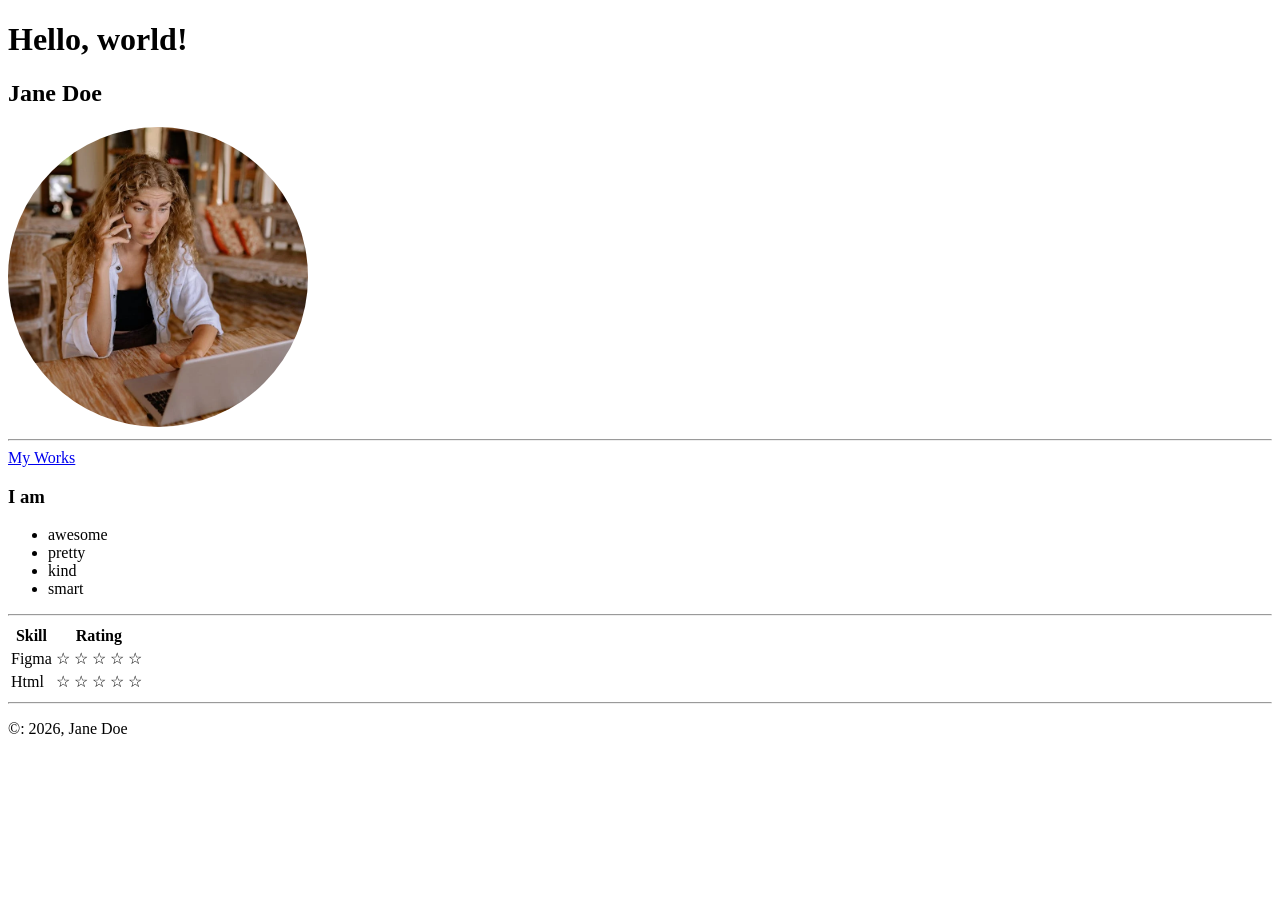
<file: index.html>
<!DOCTYPE html>
<html lang="en">
<head>
    <meta charset="UTF-8">
    <meta name="viewport" content="width=device-width, initial-scale=1.0">
    <title>My Awesome Portfolio</title>
</head>
<body>
    <h1>Hello, world!</h1>
    <h2>Jane Doe</h2>
    <img src="2.webp" alt="Woman calling" width="300" height="300" style="border-radius: 50%; object-fit: cover;">
    <hr>

    <a href="https://www.figma.com/design/ONTtAl3Wfa6tPEKTxTI8Rt/Portfolio?node-id=39-11&t=geGHeEdneBnviaLq-1" target="_blank">My Works</a>

    <h3>I am</h3>

    <ul>
        <li>awesome</li>
        <li>pretty</li>
        <li>kind</li>
        <li>smart</li>
    </ul>

    <hr>

    <table>
        <tr>
            <th>Skill</th>
            <th>Rating</th>
        </tr>
        <tr>
            <td>Figma</td>
            <td>&#9734; &#9734; &#9734; &#9734; &#9734;</td>
        </tr>
        <tr>
            <td>Html</td>
            <td>&#9734; &#9734; &#9734; &#9734; &#9734;</td>
        </tr>
    </table>

    <hr>

    <p>&#169: 2026, Jane Doe</p>
    
</body>
</html>
</file>
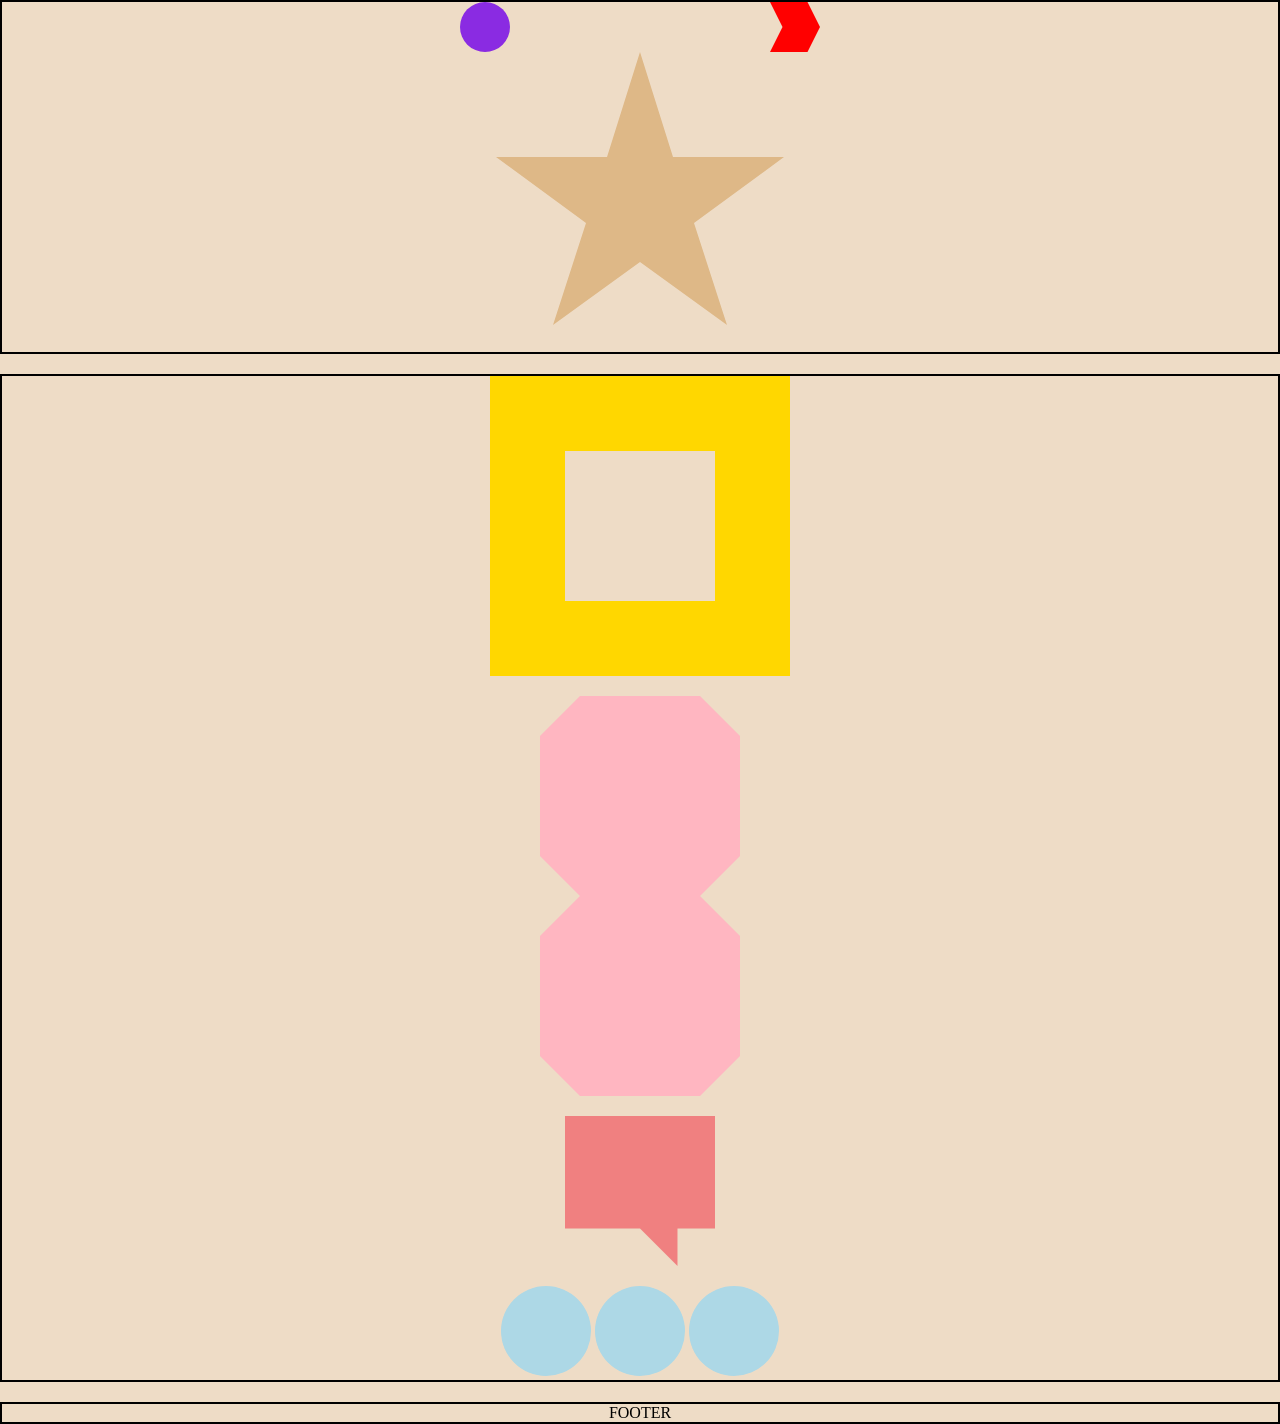
<file: myFirstCssGrid/index.html>
<!DOCTYPE html>
<html lang="en">
<head>
    <meta charset="UTF-8">
    <meta name="viewport" content="width=device-width, initial-scale=1.0">
    <title>My First CSS-grid</title>
    <link rel="stylesheet" href="css/styles.css">
</head>
<body>
    
    <div class="container">
        
        <div class="header grid-item">
            <div class="menu">
                <div class="logo"></div>
                <div class="hamburger-menu"></div>
            </div>

            <div class="star"></div>
        </div>

        <div class="main grid-item">
            <div class="myworks">
                <div class="frame"></div>
            </div>

            <div class="myclients">
                <div class="bevel"></div>
                <div class="bevel"></div>
            </div>

            <div class="contact">
                <div class="message"></div>
            </div>

            <div class="social-media">
                <div class="facebook"></div>
                <div class="instagram"></div>
                <div class="linkedin"></div>
            </div>

        </div>

        <footer class="grid-item">
            FOOTER
        </footer>

    </div>

    
</body>
</html>
</file>
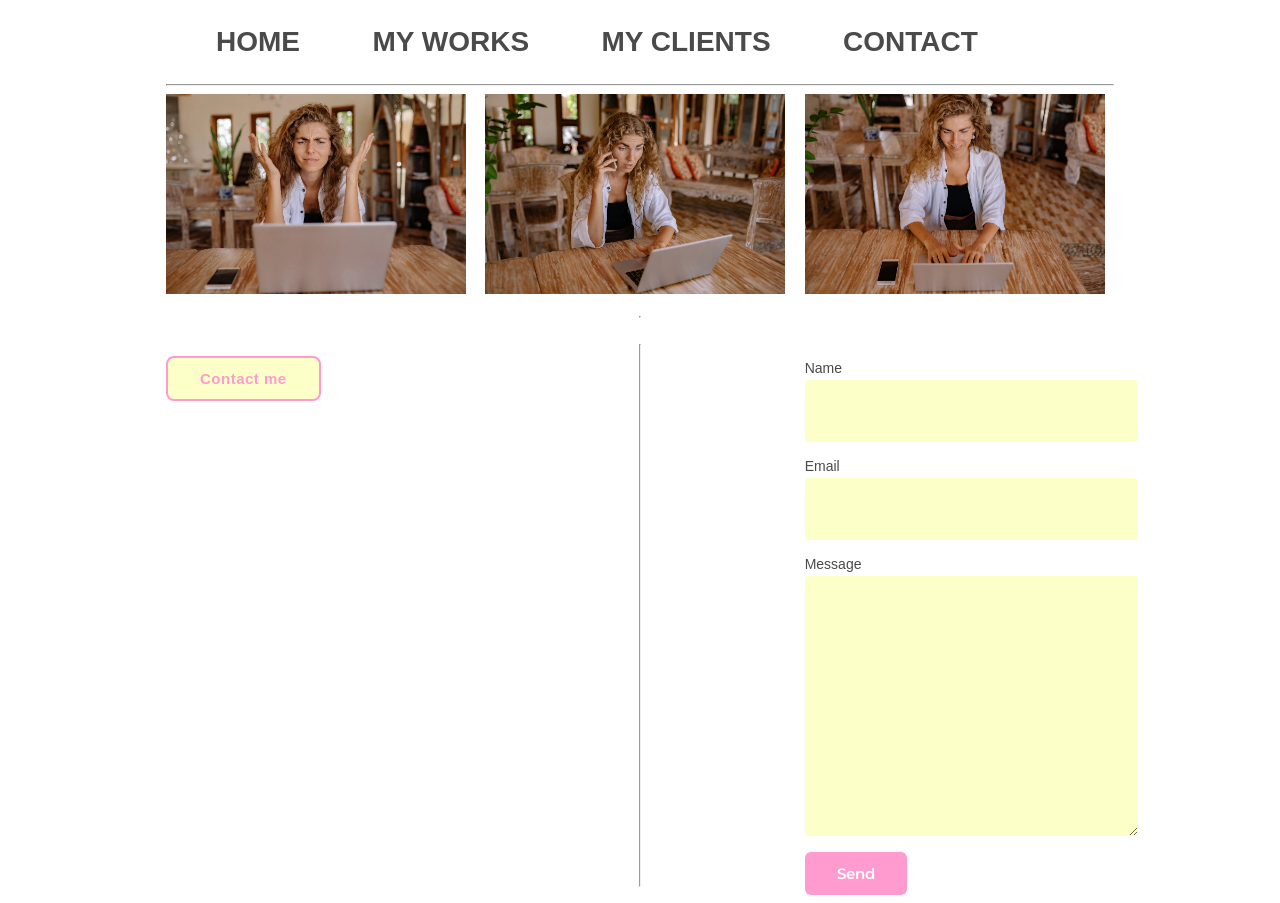
<file: myHoverAnimation/index.html>
<!DOCTYPE html>
<html lang="en">
<head>
    <meta charset="UTF-8">
    <meta name="viewport" content="width=device-width, initial-scale=1.0">
    <link rel="stylesheet" href="./css/styles.css">
    <title>My Hover Animations</title>
</head>
<body>
    
    <div class="container">

         <div class="menu-list">
                        <ul>
                            <li><a href="#">home</a></li>
                            <li><a href="#">my works</a></li>
                            <li><a href="#">my clients</a></li>
                            <li><a href="#">contact</a></li>
                        </ul>
                    </div>

                    <hr>

                    <div class="gallery">
                    <div class="gallery-item">
                        <img src="./img/1.webp" alt="">
                    </div>

                    <div class="gallery-item">
                        <img src="./img/2.webp" alt="">
                    </div>

                    <div class="gallery-item">
                        <img src="./img/3.jpeg" alt="">
                    </div>
                    <br>
                    <hr>

                    <br>
                <div class="btn-contact">
                    <button>Contact me</button>
                </div>

                <hr>
                
                <div class="contact-form">
                        <form action="#">
                            <div class="label">
                                <label for="name">Name</label>
                            </div>
    
                            <div class="form-input">
                                <input type="text" id="name" required>
                            </div>
    
                            <div class="label">
                                <label for="email">Email</label>
                            </div>
    
                            <div class="form-input">
                                <input type="email" id="email" required>
                            </div>
    
                            <div class="label">
                                <label for="message">Message</label>
                            </div>
                            <div class="text-area">
                                <textarea name="message" id="message" rows="15" requred></textarea>
                            </div>
    
                            <div class="btn-form">
                                <button type="submit">Send</button>
                            </div>
    
    
                        </form>
    
    
                    </div>

                </div>
    </div>

</body>
</html>
</file>
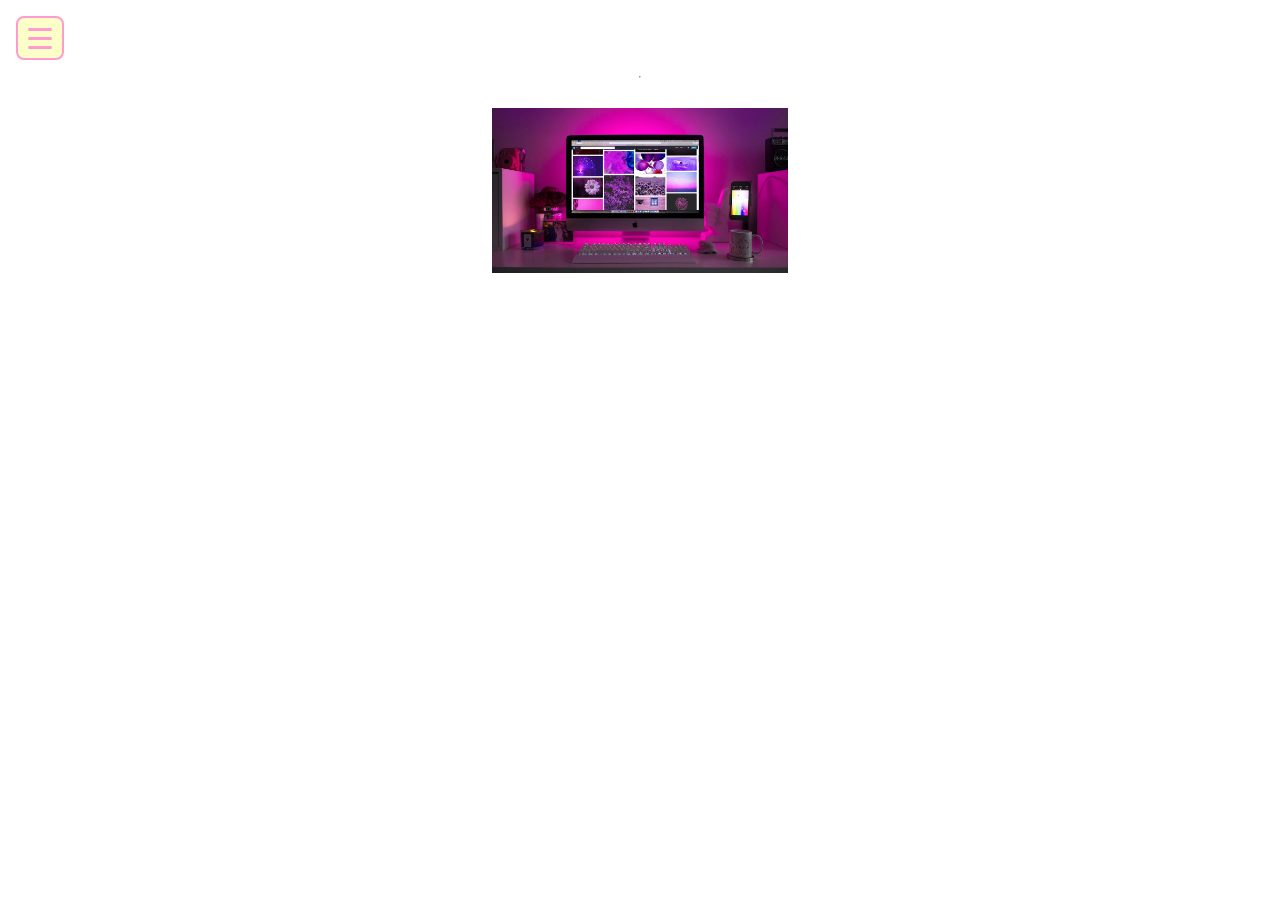
<file: myJs/index.html>
<!DOCTYPE html>
<html lang="en">
<head>
    <meta charset="UTF-8">
    <meta name="viewport" content="width=device-width, initial-scale=1.0">
    <link rel="stylesheet" href="./css/styles.css">
    <title>My Javascript</title>
</head>
<body>
    
<div class="container">
 <div class="menu">

                <div class="page-menu">
                    <div class="hamburger">
                        <div class="line"></div>
                        <div class="line"></div>
                        <div class="line"></div>
 
                    </div>

                    <div class="menu-panel">
                        <ul>
                            <li><a href="#">home</a></li>
                            <li><a href="#">my works</a></li>
                            <li><a href="#">my clients</a></li>
                            <li><a href="#">contact</a></li>
                            <hr>
                            <li><img src="./img/facebook-square.svg" alt=""></li>
                            <li><img src="./img/instagram.svg" alt=""></li>
                            <li><img src="./img/linkedin.svg" alt=""></li>
                        </ul>
                        
                    </div>
                </div>
<hr>
        <div class="main">
            <div class="frame">
                <img id="frame" src="img/1.webp" alt="My works">
            </div>

        </div>
            </div>

</div>

<script src="app.js"></script>

</body>
</html>
</file>
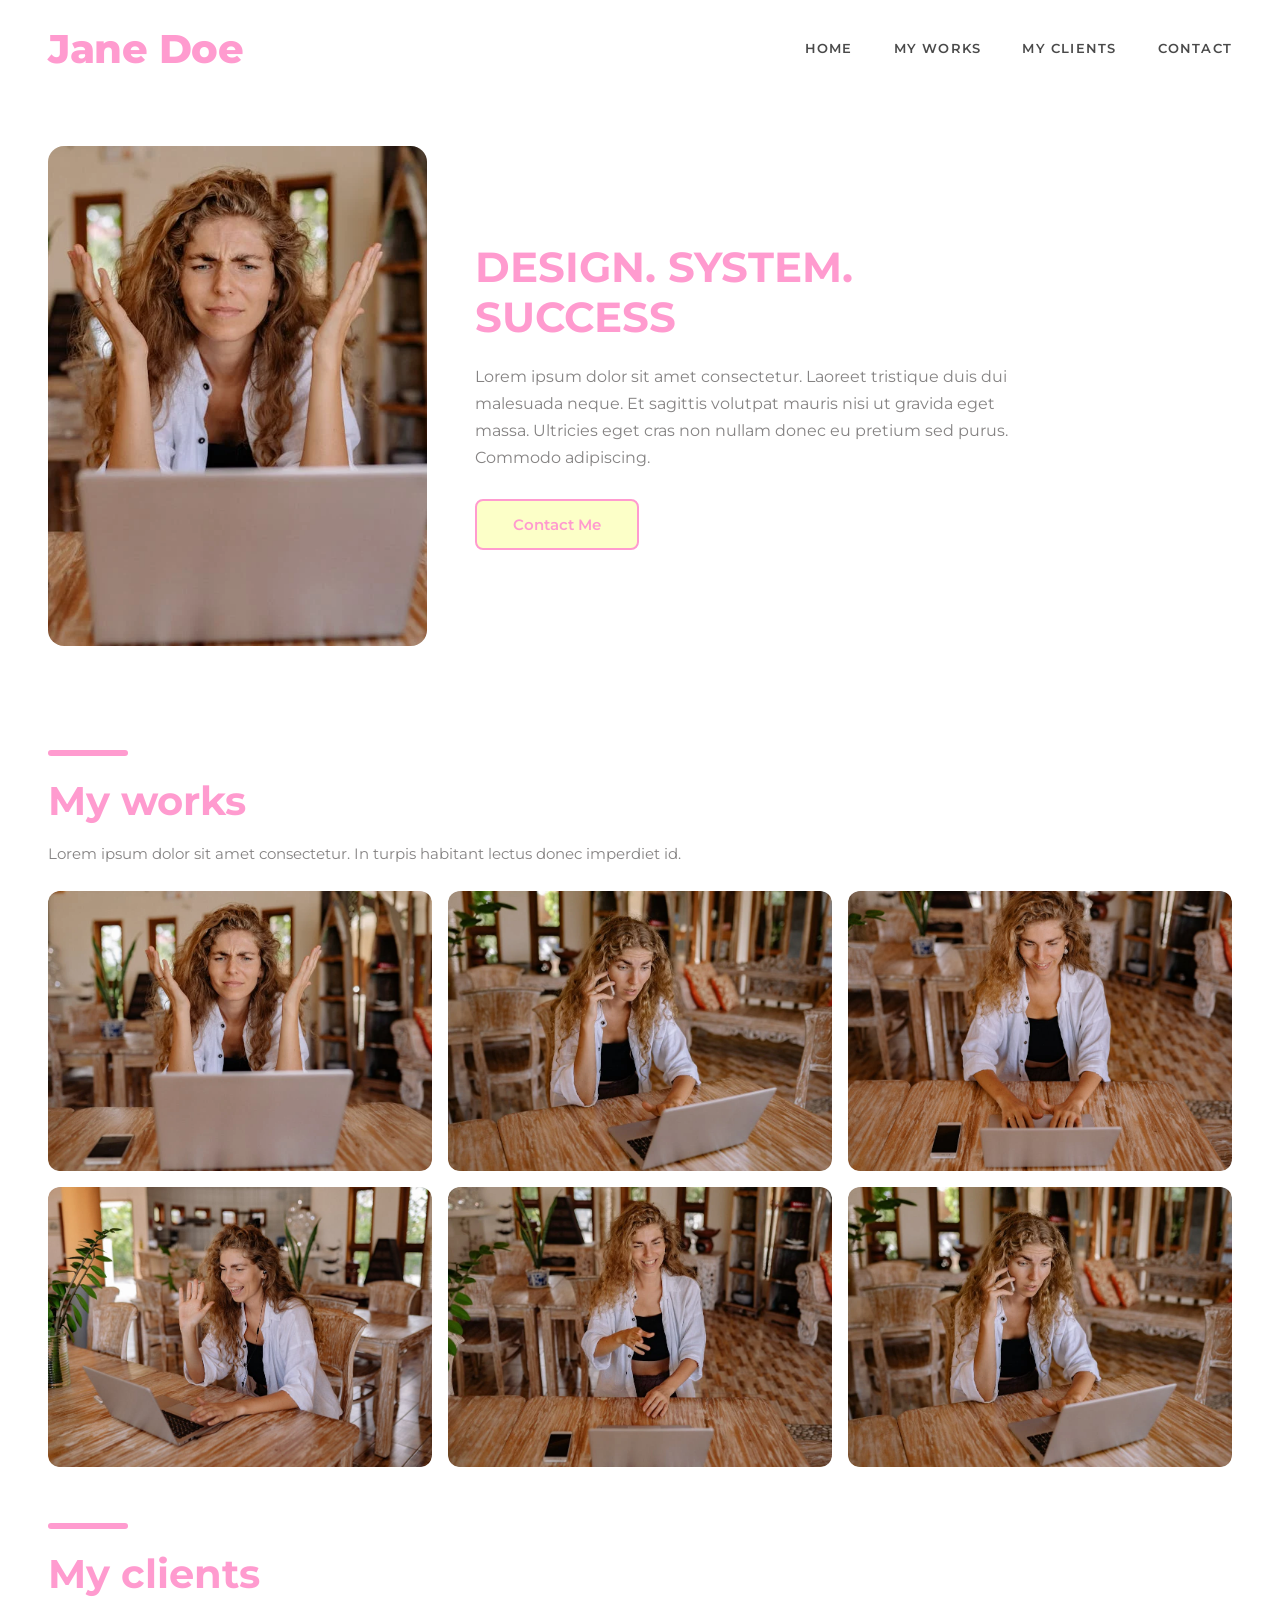
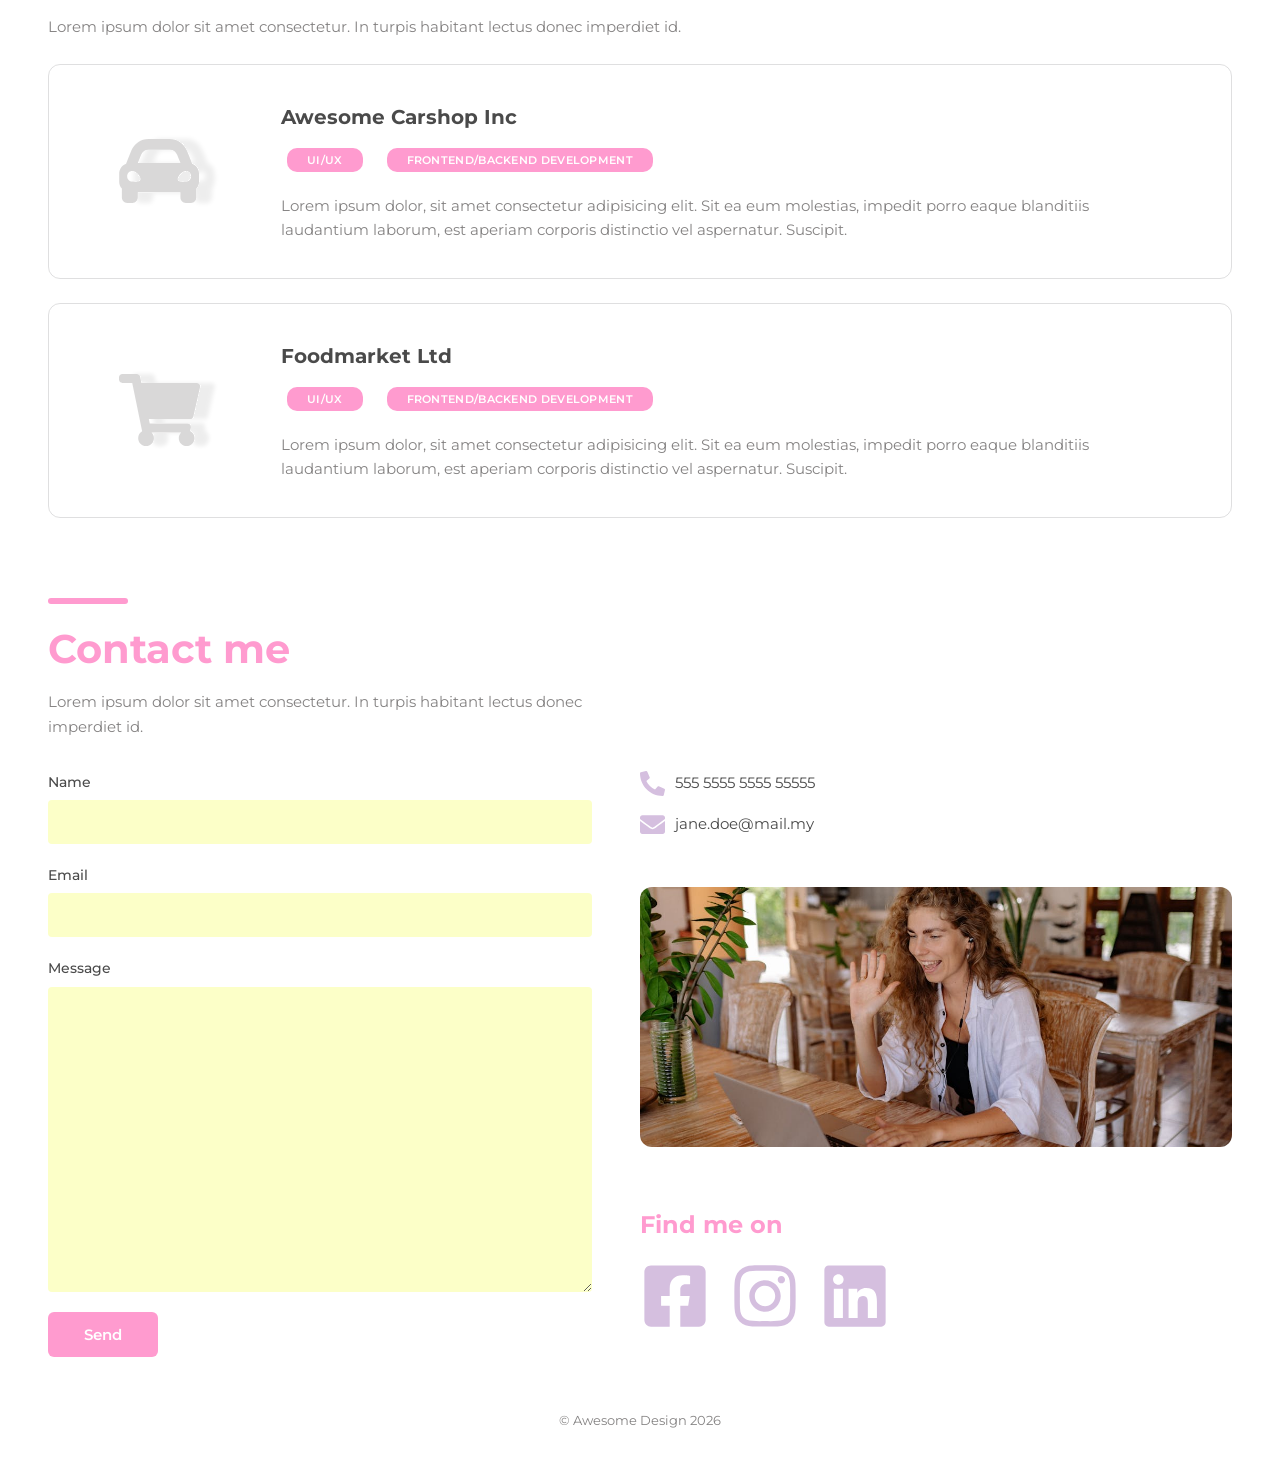
<file: myPortfolio copy/index.html>
<!DOCTYPE html>
<html lang="en">
<head>
    <meta charset="UTF-8">
    <meta name="viewport" content="width=device-width, initial-scale=1.0">
    <link rel="stylesheet" href="./css/styles.css">
    <title>My Portfolio</title>
</head>
<body>

    <div class="container">
        <div class="header">
            <div class="menu">
                <div class="logo">
                    <span class="logo-span">Jane Doe</span>
                </div>

                <div class="page-menu">
                    <div class="hamburger">
                        <div class="line"></div>
                        <div class="line"></div>
                        <div class="line"></div>

                    </div>

                    <div class="menu-list">
                        <ul>
                            <li>home</li>
                            <li>my works</li>
                            <li>my clients</li>
                            <li>contact</li>
                        </ul>
                    </div>


                </div>

            </div>

            <div class="profile">
                <div class="profile-image">
                    <img src="./img/1.webp" alt="Profile">
                </div>

                <div class="profile-learn-more">
                    <div class="profile-details">
                        <span>DESIGN. SYSTEM. SUCCESS</span>
                        <p>Lorem ipsum dolor sit amet consectetur. Laoreet tristique duis dui malesuada neque. Et sagittis volutpat mauris nisi ut gravida eget massa. Ultricies eget cras non nullam donec eu pretium sed purus. Commodo adipiscing.</p>
                        <button>Contact Me</button>
                    </div>

                </div>

            </div>

        </div>


        <div class="main">
            <div class="my-works">

                <div class="headline">
                    <hr>
                    <h3>My works</h3>
                </div>

                <div class="my-works-intro">
                    <p>Lorem ipsum dolor sit amet consectetur. In turpis habitant lectus donec imperdiet id.</p>
                </div>

                <div class="frame">
                    <img src="./img/1.webp" alt="My works">
                </div>

                <div class="gallery">
                    <div class="gallery-item">
                        <img src="./img/1.webp" alt="">
                    </div>

                    <div class="gallery-item">
                        <img src="./img/2.webp" alt="">
                    </div>

                    <div class="gallery-item">
                        <img src="./img/3.jpeg" alt="">
                    </div>

                    <div class="gallery-item">
                        <img src="./img/4.jpeg" alt="">
                    </div>

                    <div class="gallery-item">
                        <img src="./img/5.webp" alt="">
                    </div>

                    <div class="gallery-item">
                        <img src="./img/2.webp" alt="">
                    </div>

                </div>

            </div>

            <div class="my-clients">
                <div class="headline">
                    <hr>
                    <h3>My clients</h3>
                </div>

                <div class="my-clients-intro">
                    <p>Lorem ipsum dolor sit amet consectetur. In turpis habitant lectus donec imperdiet id.</p>
                </div>

                <div class="my-clients-cards">
                    <div class="card">
                        <div class="card-image">
                            <img src="./img/Car.svg" alt="">
                        </div>
                        
                        <div class="card-text-content">
                            <h4>Awesome Carshop Inc </h4>

                            <div class="role-description">
                                <span>UI/UX</span>
                            </div>
                            
                            <div class="role-description">
                                <span>FRONTEND/BACKEND DEVELOPMENT</span>
                            </div>

                            <p>Lorem ipsum dolor, sit amet consectetur adipisicing elit. Sit ea eum molestias, impedit porro eaque blanditiis laudantium laborum, est aperiam corporis distinctio vel aspernatur. Suscipit.</p>

                        </div>
                                                
                    </div>

                    <div class="card">
                        <div class="card-image">
                            <img src="./img/Cart.svg" alt="">
                        </div>


                        <div class="card-text-content">
                            <h4>Foodmarket Ltd</h4>

                            <div class="role-description">
                                <span>UI/UX</span>
                            </div>
                                                    
                            <div class="role-description">
                                <span>FRONTEND/BACKEND DEVELOPMENT</span>
                            </div>

                            <p>Lorem ipsum dolor, sit amet consectetur adipisicing elit. Sit ea eum molestias, impedit porro eaque blanditiis laudantium laborum, est aperiam corporis distinctio vel aspernatur. Suscipit.</p>

                        </div>

                       

                        
                    </div>


                </div>



            </div>

            <div class="contact">
                <div class="headline">
                    <hr>
                    <h3>Contact me</h3>
                </div>

                <div class="contact-intro">
                    <p>Lorem ipsum dolor sit amet consectetur. In turpis habitant lectus donec imperdiet id.</p>

                </div>

                <div class="btn-contact">
                    <button>Contact me</button>
                </div>

                <div class="get-in-touch">
                    <div class="contact-form">
                        <form action="#">
                            <div class="label">
                                <label for="name">Name</label>
                            </div>
    
                            <div class="form-input">
                                <input type="text" id="name" required>
                            </div>
    
                            <div class="label">
                                <label for="email">Email</label>
                            </div>
    
                            <div class="form-input">
                                <input type="email" id="email" required>
                            </div>
    
                            <div class="label">
                                <label for="message">Message</label>
                            </div>
                            <div class="text-area">
                                <textarea name="message" id="message" rows="15" requred></textarea>
                            </div>
    
                            <div class="btn-form">
                                <button type="submit">Send</button>
                            </div>
    
    
                        </form>
    
    
                    </div>
    
                    <div class="contact-details">
                        <ul>
                            <li><img src="./img/phone-alt.svg" alt="phone"> 555 5555 5555 55555</li>
                            <li><img src="./img/envelope.svg" alt="email"> jane.doe@mail.my</li>
                        </ul>
                    </div>

                    <div class="contact-image">
                        <img src="./img/4.jpeg" alt="Contact">
                    </div>
    
                    <div class="social-media">
                        <div class="headline">
                            <h3>Find me on</h3>
                        </div>
        
                        <div class="social-media-icons">
                            <ul>
                                <li><img src="./img/facebook-square.svg" alt=""></li>
                                <li><img src="./img/instagram.svg" alt=""></li>
                                <li><img src="./img/linkedin.svg" alt=""></li>
                            </ul>
                        </div>
                        
        
                    </div>
                    
                </div>

                


            </div>

            



        </div>

        <footer>
            <p>© Awesome Design 2026</p>
        </footer>

    </div>

    
</body>
</html>
</file>
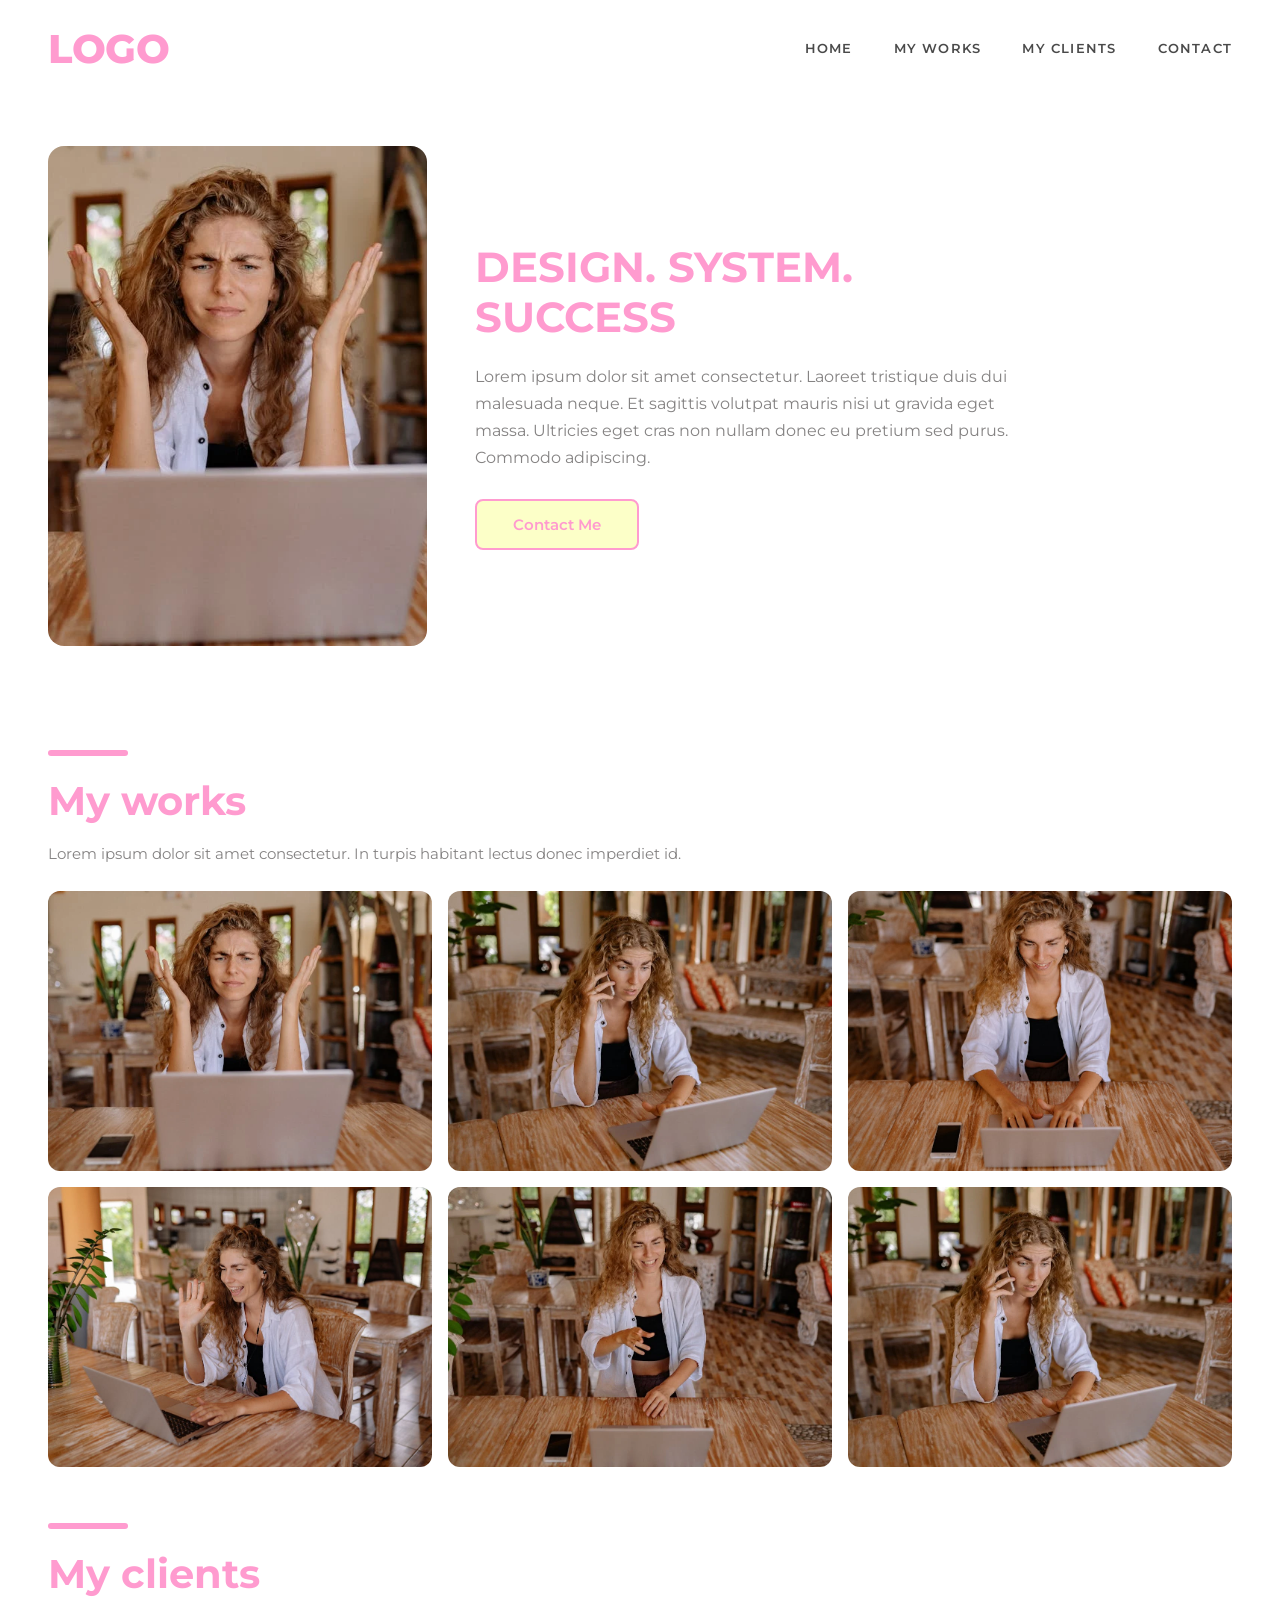
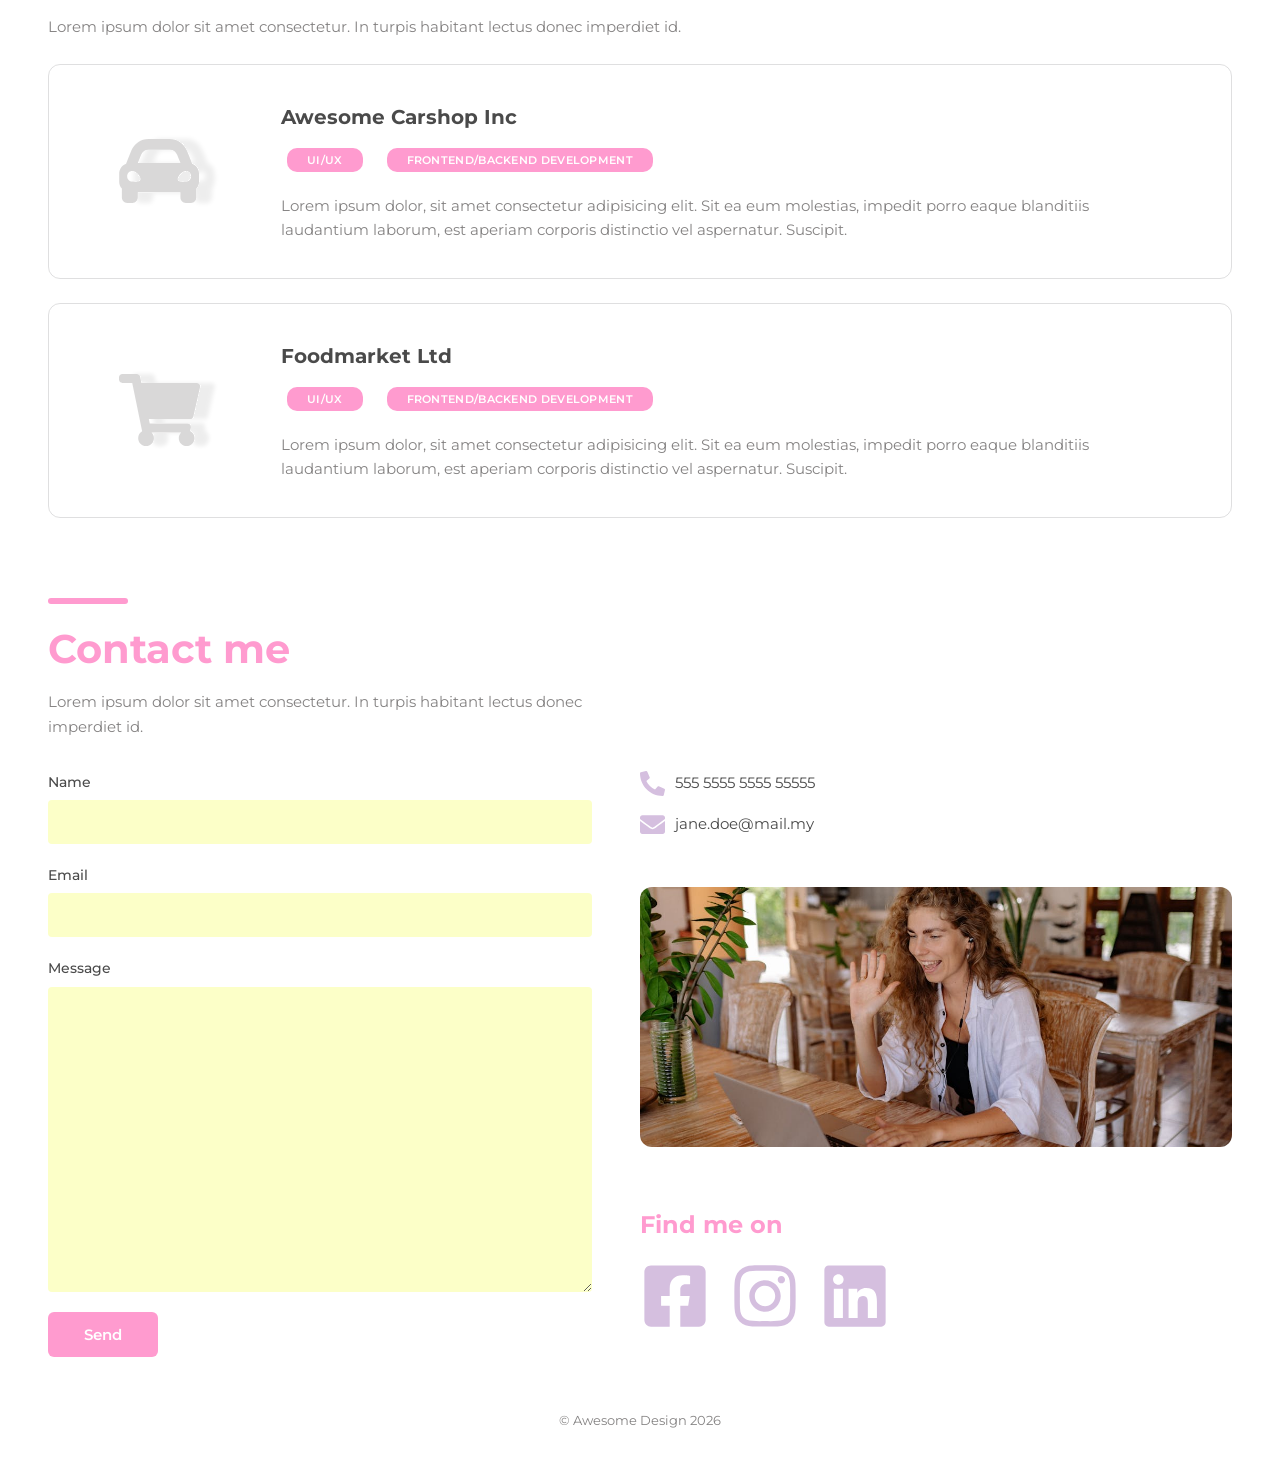
<file: myPortfolio/index.html>
<!DOCTYPE html>
<html lang="en">
<head>
    <meta charset="UTF-8">
    <meta name="viewport" content="width=device-width, initial-scale=1.0">
    <link rel="stylesheet" href="./css/styles.css">
    <title>My Portfolio</title>
</head>
<body>

    <div class="container">
        <div class="header">
            <div class="menu">
                <div class="logo">
                    <span class="logo-span">LOGO</span>
                </div>

                <div class="page-menu">
                    <div class="hamburger">
                        <div class="line"></div>
                        <div class="line"></div>
                        <div class="line"></div>

                    </div>

                    <div class="menu-list">
                        <ul>
                            <li>home</li>
                            <li>my works</li>
                            <li>my clients</li>
                            <li>contact</li>
                        </ul>
                    </div>


                </div>

            </div>

            <div class="profile">
                <div class="profile-image">
                    <img src="./img/1.webp" alt="Profile">
                </div>

                <div class="profile-learn-more">
                    <div class="profile-details">
                        <span>DESIGN. SYSTEM. SUCCESS</span>
                        <p>Lorem ipsum dolor sit amet consectetur. Laoreet tristique duis dui malesuada neque. Et sagittis volutpat mauris nisi ut gravida eget massa. Ultricies eget cras non nullam donec eu pretium sed purus. Commodo adipiscing.</p>
                        <button>Contact Me</button>
                    </div>

                </div>

            </div>

        </div>


        <div class="main">
            <div class="my-works">

                <div class="headline">
                    <hr>
                    <h3>My works</h3>
                </div>

                <div class="my-works-intro">
                    <p>Lorem ipsum dolor sit amet consectetur. In turpis habitant lectus donec imperdiet id.</p>
                </div>

                <div class="frame">
                    <img src="./img/1.webp" alt="My works">
                </div>

                <div class="gallery">
                    <div class="gallery-item">
                        <img src="./img/1.webp" alt="">
                    </div>

                    <div class="gallery-item">
                        <img src="./img/2.webp" alt="">
                    </div>

                    <div class="gallery-item">
                        <img src="./img/3.jpeg" alt="">
                    </div>

                    <div class="gallery-item">
                        <img src="./img/4.jpeg" alt="">
                    </div>

                    <div class="gallery-item">
                        <img src="./img/5.webp" alt="">
                    </div>

                    <div class="gallery-item">
                        <img src="./img/2.webp" alt="">
                    </div>

                </div>

            </div>

            <div class="my-clients">
                <div class="headline">
                    <hr>
                    <h3>My clients</h3>
                </div>

                <div class="my-clients-intro">
                    <p>Lorem ipsum dolor sit amet consectetur. In turpis habitant lectus donec imperdiet id.</p>
                </div>

                <div class="my-clients-cards">
                    <div class="card">
                        <div class="card-image">
                            <img src="./img/Car.svg" alt="">
                        </div>
                        
                        <div class="card-text-content">
                            <h4>Awesome Carshop Inc </h4>

                            <div class="role-description">
                                <span>UI/UX</span>
                            </div>
                            
                            <div class="role-description">
                                <span>FRONTEND/BACKEND DEVELOPMENT</span>
                            </div>

                            <p>Lorem ipsum dolor, sit amet consectetur adipisicing elit. Sit ea eum molestias, impedit porro eaque blanditiis laudantium laborum, est aperiam corporis distinctio vel aspernatur. Suscipit.</p>

                        </div>
                                                
                    </div>

                    <div class="card">
                        <div class="card-image">
                            <img src="./img/Cart.svg" alt="">
                        </div>


                        <div class="card-text-content">
                            <h4>Foodmarket Ltd</h4>

                            <div class="role-description">
                                <span>UI/UX</span>
                            </div>
                                                    
                            <div class="role-description">
                                <span>FRONTEND/BACKEND DEVELOPMENT</span>
                            </div>

                            <p>Lorem ipsum dolor, sit amet consectetur adipisicing elit. Sit ea eum molestias, impedit porro eaque blanditiis laudantium laborum, est aperiam corporis distinctio vel aspernatur. Suscipit.</p>

                        </div>

                       

                        
                    </div>


                </div>



            </div>

            <div class="contact">
                <div class="headline">
                    <hr>
                    <h3>Contact me</h3>
                </div>

                <div class="contact-intro">
                    <p>Lorem ipsum dolor sit amet consectetur. In turpis habitant lectus donec imperdiet id.</p>

                </div>

                <div class="btn-contact">
                    <button>Contact me</button>
                </div>

                <div class="get-in-touch">
                    <div class="contact-form">
                        <form action="#">
                            <div class="label">
                                <label for="name">Name</label>
                            </div>
    
                            <div class="form-input">
                                <input type="text" id="name" required>
                            </div>
    
                            <div class="label">
                                <label for="email">Email</label>
                            </div>
    
                            <div class="form-input">
                                <input type="email" id="email" required>
                            </div>
    
                            <div class="label">
                                <label for="message">Message</label>
                            </div>
                            <div class="text-area">
                                <textarea name="message" id="message" rows="15" requred></textarea>
                            </div>
    
                            <div class="btn-form">
                                <button type="submit">Send</button>
                            </div>
    
    
                        </form>
    
    
                    </div>
    
                    <div class="contact-details">
                        <ul>
                            <li><img src="./img/phone-alt.svg" alt="phone"> 555 5555 5555 55555</li>
                            <li><img src="./img/envelope.svg" alt="email"> jane.doe@mail.my</li>
                        </ul>
                    </div>

                    <div class="contact-image">
                        <img src="./img/4.jpeg" alt="Contact">
                    </div>
    
                    <div class="social-media">
                        <div class="headline">
                            <h3>Find me on</h3>
                        </div>
        
                        <div class="social-media-icons">
                            <ul>
                                <li><img src="./img/facebook-square.svg" alt=""></li>
                                <li><img src="./img/instagram.svg" alt=""></li>
                                <li><img src="./img/linkedin.svg" alt=""></li>
                            </ul>
                        </div>
                        
        
                    </div>
                    
                </div>

                


            </div>

            



        </div>

        <footer>
            <p>© Awesome Design 2026</p>
        </footer>

    </div>

    
</body>
</html>
</file>
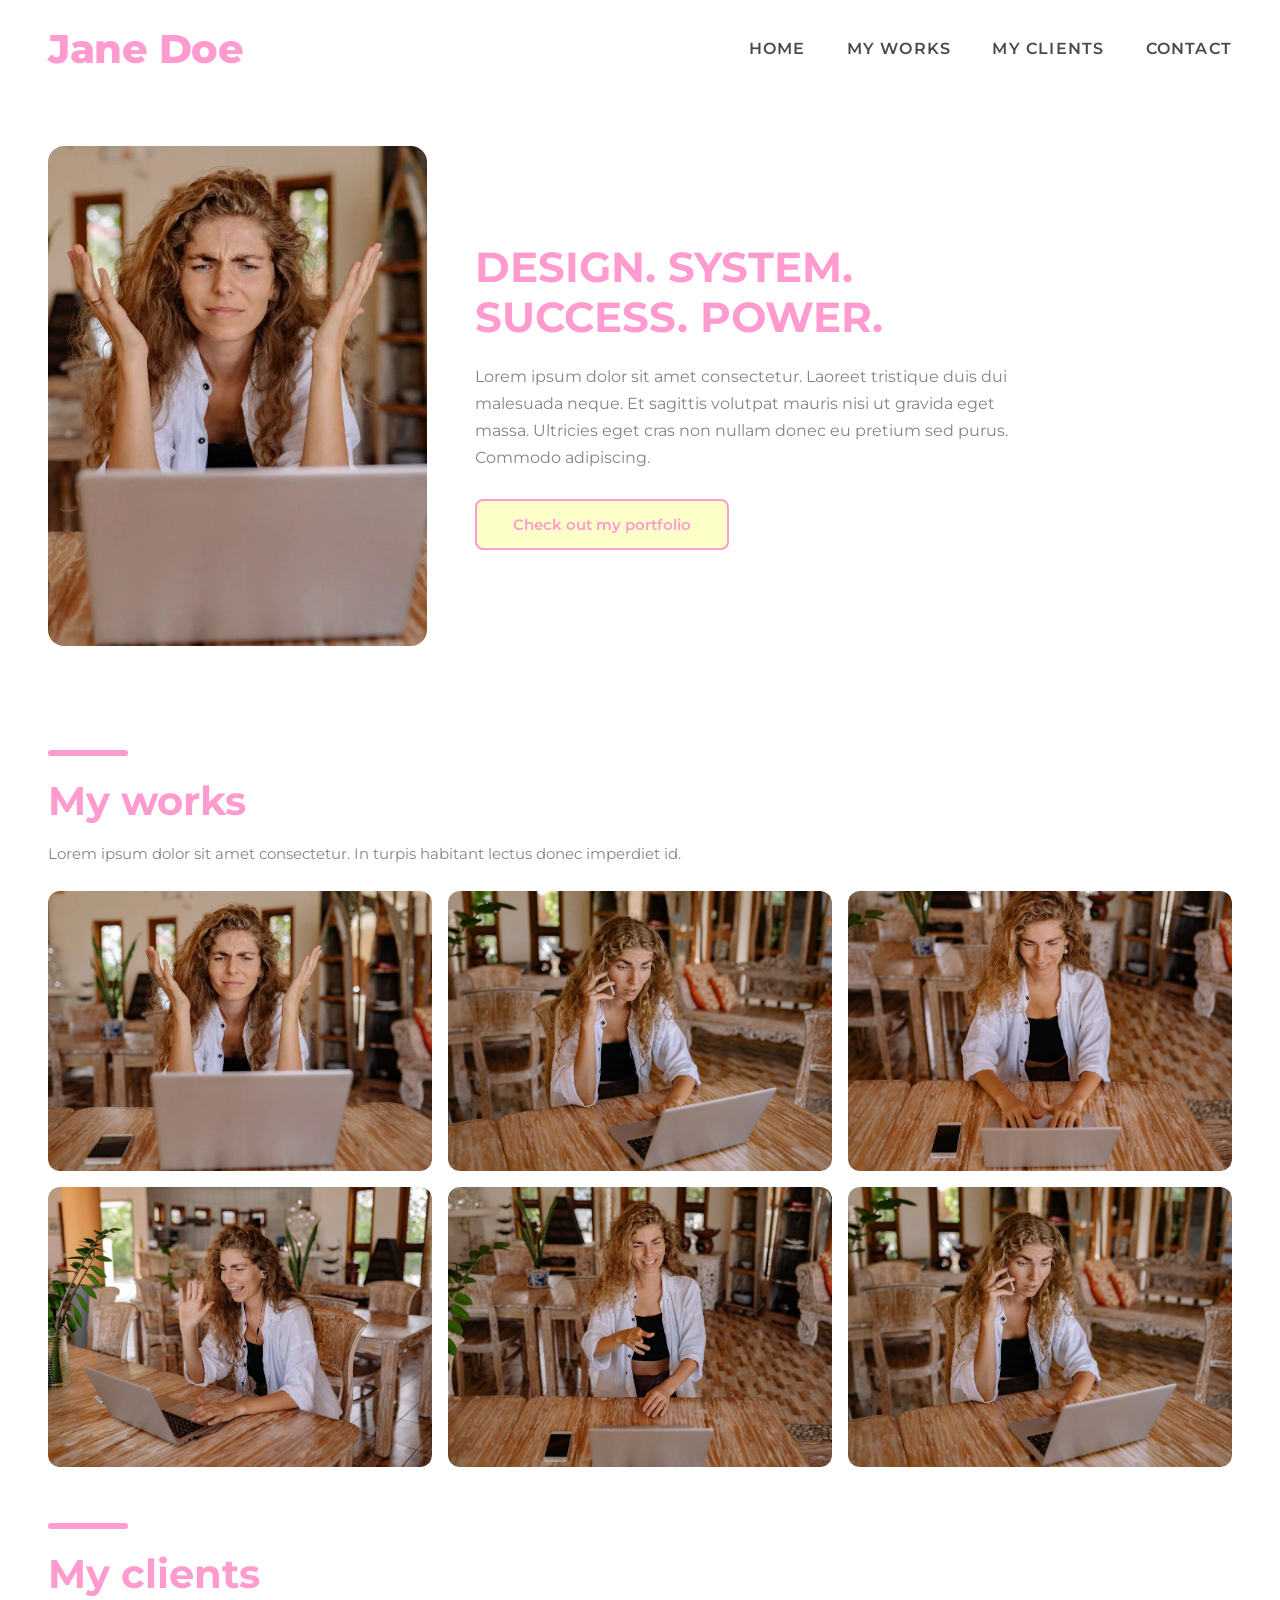
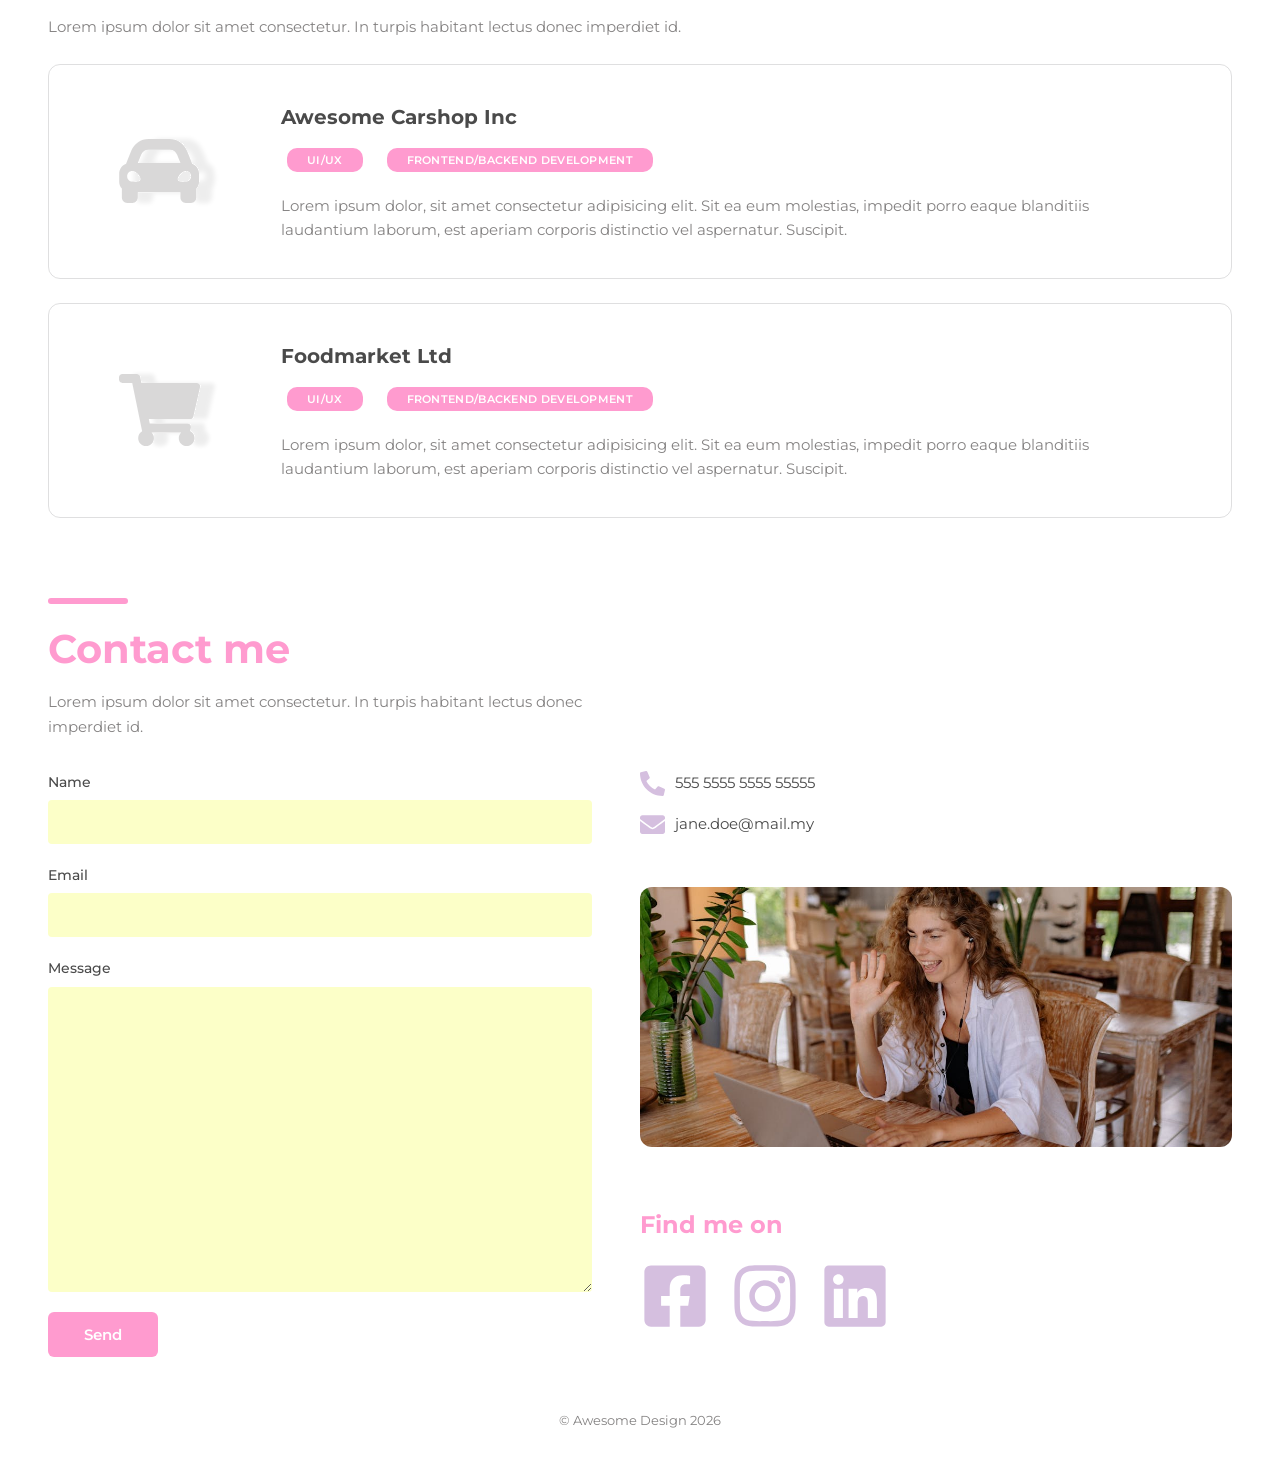
<file: myPortfolioAnimated/index.html>
<!DOCTYPE html>
<html lang="en">
<head>
    <meta charset="UTF-8">
    <meta name="viewport" content="width=device-width, initial-scale=1.0">
    <link rel="stylesheet" href="./css/styles.css">
    <title>My Portfolio</title>
</head>
<body>

    <div class="container">
        <div class="header">
            <div class="menu">
                <div class="logo">
                    <span class="logo-span">Jane Doe</span>
                </div>

                <div class="page-menu">
                    <div class="hamburger">
                        <div class="line"></div>
                        <div class="line"></div>
                        <div class="line"></div>

                    </div>

                    <div class="menu-list">
                        <ul>
                            <li>home</li>
                            <li>my works</li>
                            <li>my clients</li>
                            <li>contact</li>
                        </ul>
                    </div>


                </div>

            </div>

            <div class="profile">
                <div class="profile-image">
                    <img src="./img/1.webp" alt="Profile">
                </div>

                <div class="profile-learn-more">
                    <div class="profile-details">
                        <span>DESIGN. SYSTEM. SUCCESS. POWER.</span>
                        <p>Lorem ipsum dolor sit amet consectetur. Laoreet tristique duis dui malesuada neque. Et sagittis volutpat mauris nisi ut gravida eget massa. Ultricies eget cras non nullam donec eu pretium sed purus. Commodo adipiscing.</p>
                        <button>Check out my portfolio</button>
                    </div>

                </div>

            </div>

        </div>

<!-- Galerii sektsioon -->
        <div class="main">
            <div class="my-works">

                <div class="headline">
                    <hr>
                    <h3>My works</h3>
                </div>

                <div class="my-works-intro">
                    <p>Lorem ipsum dolor sit amet consectetur. In turpis habitant lectus donec imperdiet id.</p>
                </div>

                <div class="frame">
                    <img src="./img/1.webp" alt="My works">
                </div>

                <div class="gallery">
                    <div class="gallery-item">
                        <img src="./img/1.webp" alt="">
                    </div>

                    <div class="gallery-item">
                        <img src="./img/2.webp" alt="">
                    </div>

                    <div class="gallery-item">
                        <img src="./img/3.jpeg" alt="">
                    </div>

                    <div class="gallery-item">
                        <img src="./img/4.jpeg" alt="">
                    </div>

                    <div class="gallery-item">
                        <img src="./img/5.webp" alt="">
                    </div>

                    <div class="gallery-item">
                        <img src="./img/2.webp" alt="">
                    </div>

                </div>

            </div>

<!-- Kliendi sektsioon -->

            <div class="my-clients">
                <div class="headline">
                    <hr>
                    <h3>My clients</h3>
                </div>

                <div class="my-clients-intro">
                    <p>Lorem ipsum dolor sit amet consectetur. In turpis habitant lectus donec imperdiet id.</p>
                </div>

                <div class="my-clients-cards">
                    <div class="card">
                        <div class="card-image">
                            <img src="./img/Car.svg" alt="">
                        </div>
                        
                        <div class="card-text-content">
                            <h4>Awesome Carshop Inc </h4>

                            <div class="role-description">
                                <span>UI/UX</span>
                            </div>
                            
                            <div class="role-description">
                                <span>FRONTEND/BACKEND DEVELOPMENT</span>
                            </div>

                            <p>Lorem ipsum dolor, sit amet consectetur adipisicing elit. Sit ea eum molestias, impedit porro eaque blanditiis laudantium laborum, est aperiam corporis distinctio vel aspernatur. Suscipit.</p>

                        </div>
                                                
                    </div>

                    <div class="card">
                        <div class="card-image">
                            <img src="./img/Cart.svg" alt="">
                        </div>


                        <div class="card-text-content">
                            <h4>Foodmarket Ltd</h4>

                            <div class="role-description">
                                <span>UI/UX</span>
                            </div>
                                                    
                            <div class="role-description">
                                <span>FRONTEND/BACKEND DEVELOPMENT</span>
                            </div>

                            <p>Lorem ipsum dolor, sit amet consectetur adipisicing elit. Sit ea eum molestias, impedit porro eaque blanditiis laudantium laborum, est aperiam corporis distinctio vel aspernatur. Suscipit.</p>

                        </div>

                       

                        
                    </div>


                </div>



            </div>

<!-- Võta ühendust sektsioon -->

            <div class="contact">
                <div class="headline">
                    <hr>
                    <h3>Contact me</h3>
                </div>

                <div class="contact-intro">
                    <p>Lorem ipsum dolor sit amet consectetur. In turpis habitant lectus donec imperdiet id.</p>

                </div>

                <div class="btn-contact">
                    <button>Contact me</button>
                </div>

                <div class="get-in-touch">
                    <div class="contact-form">
                        <form action="#">
                            <div class="label">
                                <label for="name">Name</label>
                            </div>
    
                            <div class="form-input">
                                <input type="text" id="name" required>
                            </div>
    
                            <div class="label">
                                <label for="email">Email</label>
                            </div>
    
                            <div class="form-input">
                                <input type="email" id="email" required>
                            </div>
    
                            <div class="label">
                                <label for="message">Message</label>
                            </div>
                            <div class="text-area">
                                <textarea name="message" id="message" rows="15" requred></textarea>
                            </div>
    
                            <div class="btn-form">
                                <button type="submit">Send</button>
                            </div>
    
    
                        </form>
    
    
                    </div>
    
                    <div class="contact-details">
                        <ul>
                            <li><img src="./img/phone-alt.svg" alt="phone"> 555 5555 5555 55555</li>
                            <li><img src="./img/envelope.svg" alt="email"> jane.doe@mail.my</li>
                        </ul>
                    </div>

                    <div class="contact-image">
                        <img src="./img/4.jpeg" alt="Contact">
                    </div>

    <!-- Sotsiaalmeedia sektsioon -->

                    <div class="social-media">
                        <div class="headline">
                            <h3>Find me on</h3>
                        </div>
        
                        <div class="social-media-icons">
                            <ul>
                                <li><img src="./img/facebook-square.svg" alt=""></li>
                                <li><img src="./img/instagram.svg" alt=""></li>
                                <li><img src="./img/linkedin.svg" alt=""></li>
                            </ul>
                        </div>
                        
        
                    </div>
                    
                </div>

                


            </div>

            



        </div>

        <footer>
            <p>© Awesome Design 2026</p>
        </footer>

    </div>

    
</body>
</html>
</file>
<file: myFirstCssGrid/css/styles.css>
body {
    margin: 0;
    padding: 0;
}

.container {
    display: grid;
    grid-template-columns: repeat(1, auto);
    grid-template-rows: repeat(3, auto);
    gap: 20px;
}

.grid-item {
    display: grid;
    border: 2px solid black;
    justify-items: center;
    align-items: center;
}

.menu {
    display: grid;
    grid-template-columns: repeat(2, 180px);
    grid-template-rows: repeat(1, auto);
}

.logo {
    width: 50px;
    height: 50px;
    background-color: blueviolet;
    clip-path: circle(50% at 50% 50%);
}

.hamburger-menu {
    width: 50px;
    height: 50px;
    background-color: red;
    clip-path: polygon(75% 0%, 100% 50%, 75% 100%, 0% 100%, 25% 50%, 0% 0%);
    justify-self: end;
}


.star {
    width: 300px;
    height: 300px;
    background-color: burlywood;
    clip-path: polygon(50% 0%, 61% 35%, 98% 35%, 68% 57%, 79% 91%, 50% 70%, 21% 91%, 32% 57%, 2% 35%, 39% 35%);
}

.main {
    display: grid;
    grid-template-columns: repeat(1, 1fr);
    grid-template-rows: repeat(4, auto);
    gap: 20px;
}

.frame {
    width: 300px;
    height: 300px;
    background-color:gold;
    clip-path: polygon(0% 0%, 0% 100%, 25% 100%, 25% 25%, 75% 25%, 75% 75%, 25% 75%, 25% 100%, 100% 100%, 100% 0%);
}

.message {
    width: 150px;
    height: 150px;
    background-color:lightcoral;
    clip-path: polygon(0% 0%, 100% 0%, 100% 75%, 75% 75%, 75% 100%, 50% 75%, 0% 75%);
}

.bevel {
    width: 200px;
    height: 200px;
    background-color:lightpink;
    clip-path: polygon(20% 0%, 80% 0%, 100% 20%, 100% 80%, 80% 100%, 20% 100%, 0% 80%, 0% 20%);
}

.social-media div {
    display: inline-block;
    width: 90px;
    height: 90px;
    background-color:lightblue;
    clip-path: circle(50% at 50% 50%);
}

.page-menu {
    display: none;
}

.gallery {
    display: none;
}

.contact-form {
    display: none;
}

@media (min-width: 600px) and (max-width: 1024px) {
    body {
        background-color: rgb(175, 171, 171);
        color: #fff;
    }

    .container {
        width: 100%;
    }

    .menu {
        width: 100%;
        grid-template-columns: 1fr 2fr;

    }

    .hamburger-menu {
        display: none;
    }


    .page-menu {
        display: block;
        list-style: none;
        justify-self: end;
        margin-right: 20px;
    }

    .page-menu li{
        display: inline-block;
        text-transform: uppercase;
    }

    .star {
        justify-self: start;
    }

    .frame {
        display: none;
    }

    .gallery {
        display: grid;
        grid-template-columns: repeat(2, 1fr);
        grid-template-rows: repeat(3, auto);
        gap: 20px;
    }

    .gallery-image {
        width: 377px;
        height: 210px;
        background-color: rgb(48, 82, 150);
        clip-path: polygon(100% 0, 100% 69%, 65% 100%, 0 100%, 0 0);
    }

    .bevel {
        width: 300px;
        height: 210px;
        margin-top: 20px;
    }

    .message {
        display: none;
    }

    .contact-form {
        display: block;
        width: 762px;
        height: 422px;
        background-color: rgb(95, 227, 196);
        clip-path: polygon(100% 0, 100% 100%, 0 100%, 0 0);

    }

    .social-media {
        width: 100%;
        display: flex;
        justify-content: flex-start;
        gap: 20px;
    }
    
}

@media (min-width: 1025px) {
    body {
        background-color: rgb(238, 220, 198);
    }

    


}
</file>
<file: myHoverAnimation/css/styles.css>
@import url('https://fonts.googleapis.com/css2?family=Montserrat:ital,wght@0,300;0,400;0,500;0,600;0,700;0,800;1,400&display=swap');

:root {
    --primary-color-text: #858383;
    --primary-color-headlines: #FF9BCF;
    --primary-color-buttons: #FCFFC8;
    --primary-color-background: #ffffff;
    --primary-color-text-dark: #4a4a4a;
    --font-main: "Montserrat", sans-serif;
}
* {
    font-family:'Gill Sans', 'Gill Sans MT', Calibri, 'Trebuchet MS', sans-serif
}

.container {
    width: 75%;
    margin: 0 auto;
}

.menu-list{
    list-style: none;
    padding: 0;
    text-transform: uppercase;  
}

.menu-list ul li {
    display: inline-block;
    margin-right: 48px;
    padding: 10px;
}

.menu-list ul li a{
    display: inline-block;
    text-decoration: none;
    color: var(--primary-color-text-dark);
    font-weight: 700;
    font-size: 28px;
    transition: transform 0.5s ease-in-out, text-shadow 0.5s ease-in-out;
}

.menu-list ul li a:hover {
    transform: scale(1.5);
    text-shadow: 4px 4px 1px #FCFFC8;
}

.gallery {
    display: grid;
    grid-template-columns: 1fr 1fr 1fr;
    grid-template-rows: 1fr;
    gap: 10px;
}

.gallery-item img {
    display: inline-block;
    width: 300px;
    height: 200px;
    object-fit: cover;
    transition: transform 0.5s ease-in-out, box-shadow 0.5s ease-in-out;
}

.gallery-item img:hover {
    transform: scale(1.1);
    box-shadow: 10px 10px 10px #f1d0e1;
}

.btn-contact button {
    border: 2px solid var(--primary-color-headlines);
    font-size: 15px;
    font-weight: 600;
    letter-spacing: 0.5px;
    background-color: var(--primary-color-buttons);
    padding: 12px 32px;
    color: var(--primary-color-headlines);
    margin: 20px 0;
    border-radius: 8px;
    transition: box-shadow 0.5s ease-in-out;
}

.btn-contact button:hover {
    box-shadow: 4px 4px 4px var(--primary-color-text) ;
}

  .contact-form {
        display: block;
        width: 100%;
        margin-top: 24px;
    }

    .contact-form form {
        text-align: start;
        padding: 0;
    }

    label {
        display: block;
        font-size: 14px;
        font-weight: 500;
        color: var(--primary-color-text-dark);
        margin-bottom: 4px;
    }

    input, textarea {
        display: block;
        width: 100%;
        background-color: var(--primary-color-buttons);
        border: none;
        outline: none;
        padding: 10px 12px;
        font-size: 14px;
        border-radius: 4px;
        margin-bottom: 16px;
    }

    input { 
        height: 42px; 
    }

    input:focus, textarea:focus {
        outline: none;
        box-sizing: border-box;
        border-top: 2px solid var(--primary-color-headlines);
        border-left: 2px solid var(--primary-color-headlines);
    }

    .contact-form button {
        background-color: var(--primary-color-headlines);
        color: #ffffff;
        font-family: var(--font-main);
        font-weight: 600;
        font-size: 15px;
        border: none;
        padding: 12px 32px;
        border-radius: 6px;
        margin: 0;
        text-transform: none;
    }
</file>
<file: myJs/css/styles.css>
@import url('https://fonts.googleapis.com/css2?family=Montserrat:ital,wght@0,300;0,400;0,500;0,600;0,700;0,800;1,400&display=swap');

/* =====================
   DESIGN TOKENS
===================== */
:root {
    --primary-color-text: #858383;
    --primary-color-headlines: #FF9BCF;
    --primary-color-buttons: #FCFFC8;
    --primary-color-background: #ffffff;
    --primary-color-text-dark: #4a4a4a;
    --font-main: "Montserrat", sans-serif;
}

* {
    font-family: "Montserrat", sans-serif;
}

body {
    overflow-x: hidden;
}

.menu {
    display: grid;
    width: 100%;
    grid-template-columns: 1fr;
    grid-template-rows: 1fr;
}

.hamburger {
    display: flex;
    flex-direction: column;
    width: 44px;
    height: 40px;
    justify-content: center;
    align-items: center;
    gap: 6px;
    border: 2px solid var(--primary-color-headlines);
    border-radius: 8px;
    background-color: var(--primary-color-buttons);
    margin: 8px;
    justify-self: end;
}

.line {
    width: 24px;
    height: 3px;
    background-color: var(--primary-color-headlines);
    border-radius: 4px;
}

.menu-panel {
    position: absolute;
    right: -264px;
    top: 0;
    width: 264px;
    height: 519px;
    background-color: var(--primary-color-buttons);
    font-size: 28px;
    text-transform: uppercase;
    text-align: center;
    padding: 32px;
    box-sizing: border-box;
    transition: right 1s ease-in-out;
}

.menu-panel ul {
    list-style: none;
    padding: 0;
}

.menu-panel ul li {
    margin-bottom: 32px;
}

.menu-panel ul li a {
    color: var(--primary-color-text-dark);
    text-decoration: none;
}

.menu-panel.active {
    right: 0;
}


.social-media-icons ul {
    list-style: none;
    padding: 0;
    margin: 0;
}

.social-media-icons ul li {
    display: inline-block;
    margin: 8px 12px;
}

.frame {
    width: 100%;
    text-align: center;
}

.frame img {
    display: inline-block;
    width: 296px;
    height: 165px;
    object-fit: cover;
    margin: 22px;
}
</file>
<file: myPortfolio copy/css/styles.css>
@import url('https://fonts.googleapis.com/css2?family=Montserrat:ital,wght@0,300;0,400;0,500;0,600;0,700;0,800;1,400&display=swap');

:root {
    --primary-color-text: #858383;
    --primary-color-headlines: #FF9BCF;
    --primary-color-buttons: #FCFFC8;
    --primary-color-background: #ffffff;
    --primary-color-text-dark: #4a4a4a;
    --font-main: "Montserrat", sans-serif;
}

body {
    margin: 0;
    padding: 0;
    box-sizing: border-box;
    font-family: var(--font-main);
    font-size: 15px;
    line-height: 1.65;
    color: var(--primary-color-text);
}

*, *::before, *::after {
    box-sizing: inherit;
}

.container {
    width: 100%;
    background-color: var(--primary-color-background);
}

button {
    cursor: pointer;
    font-family: var(--font-main);
}

hr {
    width: 100px;
    height: 6px;
    background-color: var(--primary-color-headlines);
    border-radius: 4px;
    border: none;
    margin: 0 auto 10px;
}

.headline {
    margin-bottom: 4px;
}

.headline h3 {
    font-family: var(--font-main);
    font-weight: 700;
    font-size: 28px;
    color: var(--primary-color-headlines);
    margin: 0;
    text-align: center;
}

/* MENU NAVIGATION */

.menu {
    display: grid;
    grid-template-columns: 1fr 1fr;
    width: 100%;
    align-items: center;
    padding: 8px 16px;
}

.page-menu {
    justify-self: end;
}

.logo-span {
    display: inline-block;
    font-family: var(--font-main);
    font-weight: 800;
    font-size: 28px;
    color: var(--primary-color-headlines);
    letter-spacing: -0.5px;
}

.hamburger {
    display: flex;
    flex-direction: column;
    width: 44px;
    height: 40px;
    justify-content: center;
    align-items: center;
    gap: 6px;
    border: 2px solid var(--primary-color-headlines);
    border-radius: 8px;
    background-color: var(--primary-color-buttons);
    margin: 8px;
}

.line {
    width: 24px;
    height: 3px;
    background-color: var(--primary-color-headlines);
    border-radius: 4px;
}

.menu-list {
    display: none;
}


.profile {
    text-align: center;
}

.profile-image img {
    display: inline-block;
    width: 300px;
    height: 190px;
    border-radius: 16px;
    object-fit: cover;
    margin: 16px;
}

.profile-learn-more {
    display: none;
}


.my-works,
.my-clients,
.contact {
    padding: 32px 16px 0;
}

.my-works-intro,
.my-clients-intro {
    display: none;
}

.my-works-intro p,
.my-clients-intro p,
.contact-intro p {
    font-size: 15px;
    color: var(--primary-color-text);
    margin: 0;
}

.frame {
    width: 100%;
    text-align: center;
    margin-top: 16px;
}

.frame img {
    display: inline-block;
    width: 92%;
    max-width: 340px;
    height: 180px;
    object-fit: cover;
    border-radius: 12px;
}

.gallery {
    display: none;
}


.card {
    display: grid;
    grid-template-columns: 80px 1fr;
    align-items: center;
    gap: 16px;
    width: 100%;
    margin: 16px 0;
    border: 1px solid rgba(174, 174, 178, 0.4);
    border-radius: 12px;
    padding: 20px;
}

.card-image {
    display: flex;
    align-items: center;
    justify-content: center;
}

.card-image img {
    width: 100px;
    height: 100px;
    opacity: 0.28;
}

.card-text-content {
    text-align: start;
    min-width: 0;
    overflow-wrap: break-word;
}

.card h4 {
    font-family: var(--font-main);
    font-weight: 700;
    font-size: 18px;
    margin: 0 0 8px 0;
    color: var(--primary-color-text-dark);
}

.card span {
    display: inline-block;
    color: #ffffff;
    background-color: var(--primary-color-headlines);
    padding: 3px 20px;
    margin: 6px;
    border-radius: 10px;
    font-size: 11px;
    font-weight: 600;
    letter-spacing: 0.3px;
    white-space: normal;
    word-break: break-word;
}

.card p {
    margin: 8px 0 0 0;
    font-size: 16px;
    line-height: 1.6;
}


.contact {
    text-align: center;
}

.contact-intro {
    display: none;
}

.btn-contact button {
    border: 2px solid var(--primary-color-headlines);
    font-size: 15px;
    font-weight: 600;
    letter-spacing: 0.5px;
    background-color: var(--primary-color-buttons);
    padding: 12px 32px;
    color: var(--primary-color-headlines);
    margin: 20px 0;
    border-radius: 8px;
}

.contact-form {
    display: none;
}

.contact-details {
    display: none;
}

.contact-image {
    display: none;
}

#contact-me-headline {
    display: none;
}


.social-media {
    width: 100%;
    text-align: center;
    padding-top: 32px;
}

.social-media-icons ul {
    list-style: none;
    padding: 0;
    margin: 0;
}

.social-media-icons ul li {
    display: inline-block;
    margin: 8px 12px;
}

footer {
    text-align: center;
    padding: 40px 0 24px;
    font-size: 13px;
    color: var(--primary-color-text);
}


@media (min-width: 600px) and (max-width: 1024px) {

    .hamburger { display: none; }

    .menu {
        grid-template-columns: auto 1fr;
        padding: 12px 32px;
    }

    .logo-span {
        font-size: 36px;
    }

    .menu-list { display: block; }

    .menu-list ul {
        list-style: none;
        padding: 0;
        margin: 0;
        text-transform: uppercase;
        font-size: 13px;
        font-weight: 600;
        letter-spacing: 0.8px;
        color: var(--primary-color-text-dark);
        text-align: end;
    }

    .menu-list ul li {
        display: inline-block;
        margin-left: 24px;
    }

    /* --- Hero --- */
    .profile {
        display: grid;
        grid-template-columns: 1fr 2fr;
        align-items: center;
        text-align: start;
        padding: 32px;
        gap: 32px;
    }

    .profile-image {
        display: flex;
        justify-content: center;
    }

    .profile-image img {
        width: 100%;
        max-width: 260px;
        height: 310px;
        margin: 0;
        border-radius: 12px;
    }

    .profile-learn-more {
        display: flex;
        align-items: center;
        padding: 0;
    }

    .profile-details span {
        display: block;
        font-family: var(--font-main);
        font-size: 30px;
        font-weight: 700;
        color: var(--primary-color-headlines);
        line-height: 1.2;
        margin-bottom: 14px;
    }

    .profile-details p {
        display: block;
        font-size: 14px;
        color: var(--primary-color-text);
        margin: 0 0 20px 0;
        line-height: 1.65;
    }

    .profile-details button {
        display: inline-block;
        background-color: var(--primary-color-buttons);
        color: var(--primary-color-headlines);
        font-family: var(--font-main);
        font-size: 14px;
        font-weight: 600;
        border: 2px solid var(--primary-color-headlines);
        padding: 11px 28px;
        border-radius: 8px;
    }

    /* --- Sections --- */

    .my-works,
    .my-clients,
    .contact {
        padding: 40px 32px 0;
    }

    hr {
        margin: 0 0 10px 0;
    }

    .contact {
        text-align: left;
    }

    .headline h3 {
        font-size: 34px;
        text-align: start;
    }

    .my-works .frame { display: none; }

    .my-works-intro {
        display: block;
        margin-top: 8px;
    }

    .my-clients-intro {
        display: block;
        margin-top: 8px;
    }

    /* --- Gallery --- */

    .gallery {
        display: grid;
        grid-template-columns: 1fr 1fr;
        gap: 12px;
        margin-top: 20px;
    }

    .gallery img {
        width: 100%;
        height: 200px;
        object-fit: cover;
        border-radius: 10px;
        display: block;
    }

    /* --- Cards --- */
    
    .my-clients {
        margin-top: 0;
    }

    .card {
        grid-template-columns: 100px 1fr;
        padding: 24px 28px;
        margin: 20px 0;
    }

    .card-image img {
        width: 72px;
        height: 72px;
    }

    .card h4 { font-size: 17px; }
    .card p { font-size: 14px; }

    /* --- Contact --- */
    .btn-contact { display: none; }

    #contact-me-headline { display: block; }

    .contact-intro {
        display: block;
        margin-top: 8px;
    }

    .contact-form {
        display: block;
        width: 100%;
        margin-top: 24px;
    }

    .contact-form form {
        text-align: start;
        padding: 0;
    }

    label {
        display: block;
        font-size: 14px;
        font-weight: 500;
        color: var(--primary-color-text-dark);
        margin-bottom: 4px;
    }

    input, textarea {
        display: block;
        width: 100%;
        background-color: var(--primary-color-buttons);
        border: none;
        outline: none;
        padding: 10px 12px;
        font-family: var(--font-main);
        font-size: 14px;
        border-radius: 4px;
        margin-bottom: 16px;
    }

    input { height: 42px; }

    .contact-form button {
        background-color: var(--primary-color-headlines);
        color: #ffffff;
        font-family: var(--font-main);
        font-weight: 600;
        font-size: 15px;
        border: none;
        padding: 12px 32px;
        border-radius: 6px;
        margin: 0;
        text-transform: none;
    }

    .contact-details {
        display: block;
        margin-top: 24px;
    }

    .contact-details ul {
        list-style: none;
        padding: 0;
        margin: 0;
        font-size: 15px;
        color: var(--primary-color-text-dark);
    }

    .contact-details ul li {
        display: flex;
        align-items: center;
        gap: 10px;
        margin-bottom: 12px;
    }

    .social-media {
        padding-top: 32px;
        text-align: start;
    }

    .social-media-icons ul li {
        margin: 0 16px 0 0;
    }
}

/* =====================
   DESKTOP: 1025px+
===================== */
@media (min-width: 1025px) {

    .hamburger { display: none; }

    .menu {
        grid-template-columns: auto 1fr;
        padding: 16px 48px;
    }

    .logo-span { font-size: 40px; }

    .menu-list {
        display: block;
        text-align: end;
    }

    .menu-list ul {
        list-style: none;
        padding: 0;
        margin: 0;
        text-transform: uppercase;
        font-size: 13px;
        font-weight: 600;
        letter-spacing: 1.2px;
        color: var(--primary-color-text-dark);
    }

    .menu-list ul li {
        display: inline-block;
        margin-left: 36px;
    }

    /* --- Hero --- */
    .profile {
        display: grid;
        grid-template-columns: 1fr 2fr;
        align-items: center;
        text-align: start;
        padding: 48px 48px 48px 48px;
        gap: 48px;
    }

    .profile-image {
        display: flex;
        justify-content: center;
    }

    .profile-image img {
        width: 100%;
        max-width: 420px;
        height: 500px;
        margin: 0;
        border-radius: 16px;
    }

    .profile-learn-more {
        display: flex;
        align-items: center;
        padding: 0;
    }

    .profile-details {
        max-width: 560px;
    }

    .profile-details span {
        display: block;
        font-family: var(--font-main);
        font-size: 42px;
        font-weight: 700;
        color: var(--primary-color-headlines);
        line-height: 1.2;
        margin-bottom: 20px;
    }

    .profile-details p {
        display: block;
        font-size: 16px;
        line-height: 1.7;
        color: var(--primary-color-text);
        margin: 0 0 28px 0;
    }

    .profile-details button {
        display: inline-block;
        background-color: var(--primary-color-buttons);
        color: var(--primary-color-headlines);
        font-family: var(--font-main);
        font-size: 15px;
        font-weight: 600;
        border: 2px solid var(--primary-color-headlines);
        padding: 14px 36px;
        border-radius: 8px;
    }

    /* --- Sections --- */
    .my-works,
    .my-clients,
    .contact {
        padding: 56px 48px 0;
    }

    hr {
        width: 80px;
        margin: 0 0 12px 0;
    }

    .contact {
        text-align: left;
    }

    .headline h3 {
        font-size: 40px;
        text-align: start;
    }

    .frame { display: none; }
    .btn-contact { display: none; }

    /* --- Gallery --- */
    .gallery {
        display: grid;
        grid-template-columns: repeat(3, 1fr);
        gap: 16px;
        margin-top: 24px;
    }

    .gallery img {
        width: 100%;
        height: 280px;
        object-fit: cover;
        border-radius: 12px;
        display: block;
    }

    .my-works-intro {
        display: block;
        margin-top: 8px;
        max-width: 720px;
    }

    .my-clients-intro {
        display: block;
        margin-top: 8px;
        max-width: 720px;
    }

    /* --- Cards --- */
    .card {
        grid-template-columns: 160px 1fr;
        padding: 36px 40px;
        gap: 32px;
        margin: 24px 0;
    }

    .card-image img {
        width: 100px;
        height: 100px;
    }

    .card h4 { font-size: 20px; }

    .card p { font-size: 15px; }

    .card-text-content {
        padding-right: 40px;
    }

    .role-description {
        display: inline-block;
        margin: 0 8px 8px 0;
    }

    /* --- Contact --- */
    #contact-me-headline { display: block; }

    .contact-intro {
        display: block;
        margin-top: 8px;
        max-width: 600px;
    }

    .get-in-touch {
        display: grid;
        grid-template-columns: 1fr 1fr;
        grid-template-rows: repeat(3, auto);
        margin-top: 32px;
    }

    .contact-form {
        display: block;
        grid-column: 1/2;
        grid-row: 1/4;
        padding-right: 48px;
    }

    .contact-form form {
        text-align: start;
        padding: 0;
    }

    label {
        display: block;
        font-size: 14px;
        font-weight: 500;
        color: var(--primary-color-text-dark);
        margin-bottom: 6px;
    }

    input, textarea {
        display: block;
        width: 100%;
        background-color: var(--primary-color-buttons);
        border: none;
        outline: none;
        padding: 10px 14px;
        font-family: var(--font-main);
        font-size: 15px;
        border-radius: 4px;
        margin-bottom: 20px;
    }

    input { height: 44px; }

    .contact-form button {
        background-color: var(--primary-color-headlines);
        color: #ffffff;
        font-family: var(--font-main);
        font-weight: 600;
        font-size: 15px;
        border: none;
        padding: 13px 36px;
        border-radius: 6px;
        margin: 0;
        text-transform: none;
    }

    .contact-details {
        display: block;
        grid-column: 2/3;
        grid-row: 1/2;
        padding-bottom: 16px;
    }

    .contact-details ul {
        list-style: none;
        padding: 0;
        margin: 0;
        font-size: 15px;
        color: var(--primary-color-text-dark);
    }

    .contact-details ul li {
        display: flex;
        align-items: center;
        gap: 10px;
        margin-bottom: 16px;
    }

    .contact-image {
        display: block;
        grid-column: 2/3;
        grid-row: 2/3;
    }

    .contact-image img {
        width: 100%;
        max-height: 260px;
        object-fit: cover;
        border-radius: 12px;
    }

    .social-media {
        grid-column: 2/3;
        grid-row: 3/4;
        text-align: start;
        padding-top: 32px;
    }

    .social-media h3 {
        font-size: 24px;
        margin: 0 0 16px 0;
    }

    .social-media-icons ul {
        list-style: none;
        padding: 0;
        margin: 0;
    }

    .social-media-icons ul li {
        display: inline-block;
        margin: 0 16px 0 0;
    }
}

/* =====================
   INTERACTIVE EFFECTS
===================== */

/* --- Hero fade-in --- */
@keyframes fadeInUp {
    from {
        opacity: 0;
        transform: translateY(28px);
    }
    to {
        opacity: 1;
        transform: translateY(0);
    }
}

.profile-details span {
    animation: fadeInUp 0.7s ease both;
    animation-delay: 0.1s;
}

.profile-details p {
    animation: fadeInUp 0.7s ease both;
    animation-delay: 0.35s;
}

.profile-details button {
    animation: fadeInUp 0.7s ease both;
    animation-delay: 0.6s;
}

/* --- Button hover --- */
.profile-details button,
.btn-contact button {
    transition: background-color 0.2s ease, color 0.2s ease, transform 0.15s ease;
}

.profile-details button:hover,
.btn-contact button:hover {
    background-color: var(--primary-color-headlines);
    color: #ffffff;
    transform: translateY(-2px);
}

.contact-form button {
    transition: background-color 0.2s ease, transform 0.15s ease;
}

.contact-form button:hover {
    background-color: #e07db8;
    transform: translateY(-2px);
}

/* --- Form focus --- */
input:focus,
textarea:focus {
    box-shadow: 0 0 0 2px var(--primary-color-headlines);
}

/* --- Gallery image hover --- */
.gallery-item {
    overflow: hidden;
    border-radius: 10px;
}

.gallery-item img {
    transition: transform 0.35s ease;
}

.gallery-item:hover img {
    transform: scale(1.08);
}

/* --- Menu item hover --- */
.menu-list ul li {
    transition: transform 0.2s ease;
    cursor: pointer;
}

.menu-list ul li:hover {
    transform: scale(1.15);
}
</file>
<file: myPortfolio/css/styles.css>
@import url('https://fonts.googleapis.com/css2?family=Montserrat:ital,wght@0,300;0,400;0,500;0,600;0,700;0,800;1,400&display=swap');

:root {
    --primary-color-text: #858383;
    --primary-color-headlines: #FF9BCF;
    --primary-color-buttons: #FCFFC8;
    --primary-color-background: #ffffff;
    --primary-color-text-dark: #4a4a4a;
    --font-main: "Montserrat", sans-serif;
}

body {
    margin: 0;
    padding: 0;
    box-sizing: border-box;
    font-family: var(--font-main);
    font-size: 15px;
    line-height: 1.65;
    color: var(--primary-color-text);
}

*, *::before, *::after {
    box-sizing: inherit;
}

.container {
    width: 100%;
    background-color: var(--primary-color-background);
}

button {
    cursor: pointer;
    font-family: var(--font-main);
}

hr {
    width: 100px;
    height: 6px;
    background-color: var(--primary-color-headlines);
    border-radius: 4px;
    border: none;
    margin: 0 0 10px 0;
}

.headline {
    margin-bottom: 4px;
}

.headline h3 {
    font-family: var(--font-main);
    font-weight: 700;
    font-size: 28px;
    color: var(--primary-color-headlines);
    margin: 0;
    text-align: center;
}

/* MENU NAVIGATION */

.menu {
    display: grid;
    grid-template-columns: 1fr 1fr;
    width: 100%;
    align-items: center;
    padding: 8px 16px;
}

.page-menu {
    justify-self: end;
}

.logo-span {
    display: inline-block;
    font-family: var(--font-main);
    font-weight: 800;
    font-size: 28px;
    color: var(--primary-color-headlines);
    letter-spacing: -0.5px;
}

.hamburger {
    display: flex;
    flex-direction: column;
    width: 44px;
    height: 40px;
    justify-content: center;
    align-items: center;
    gap: 6px;
    border: 2px solid var(--primary-color-headlines);
    border-radius: 8px;
    background-color: var(--primary-color-buttons);
    margin: 8px;
}

.line {
    width: 24px;
    height: 3px;
    background-color: var(--primary-color-headlines);
    border-radius: 4px;
}

.menu-list {
    display: none;
}


.profile {
    text-align: center;
}

.profile-image img {
    display: inline-block;
    width: 300px;
    height: 190px;
    border-radius: 16px;
    object-fit: cover;
    margin: 16px;
}

.profile-learn-more {
    display: none;
}


.my-works,
.my-clients,
.contact {
    padding: 32px 16px 0;
}

.my-works-intro,
.my-clients-intro {
    display: none;
}

.my-works-intro p,
.my-clients-intro p,
.contact-intro p {
    font-size: 15px;
    color: var(--primary-color-text);
    margin: 0;
}

.frame {
    width: 100%;
    text-align: center;
    margin-top: 16px;
}

.frame img {
    display: inline-block;
    width: 92%;
    max-width: 340px;
    height: 180px;
    object-fit: cover;
    border-radius: 12px;
}

.gallery {
    display: none;
}


.card {
    display: grid;
    grid-template-columns: 80px 1fr;
    align-items: center;
    gap: 16px;
    width: 100%;
    margin: 16px 0;
    border: 1px solid rgba(174, 174, 178, 0.4);
    border-radius: 12px;
    padding: 20px;
}

.card-image {
    display: flex;
    align-items: center;
    justify-content: center;
}

.card-image img {
    width: 100px;
    height: 100px;
    opacity: 0.28;
}

.card-text-content {
    text-align: start;
    min-width: 0;
    overflow-wrap: break-word;
}

.card h4 {
    font-family: var(--font-main);
    font-weight: 700;
    font-size: 18px;
    margin: 0 0 8px 0;
    color: var(--primary-color-text-dark);
}

.card span {
    display: inline-block;
    color: #ffffff;
    background-color: var(--primary-color-headlines);
    padding: 3px 20px;
    margin: 6px;
    border-radius: 10px;
    font-size: 11px;
    font-weight: 600;
    letter-spacing: 0.3px;
    white-space: normal;
    word-break: break-word;
}

.card p {
    margin: 8px 0 0 0;
    font-size: 16px;
    line-height: 1.6;
}


.contact {
    text-align: left;
}

.contact-intro {
    display: none;
}

.btn-contact button {
    border: 2px solid var(--primary-color-headlines);
    font-size: 15px;
    font-weight: 600;
    letter-spacing: 0.5px;
    background-color: var(--primary-color-buttons);
    padding: 12px 32px;
    color: var(--primary-color-headlines);
    margin: 20px 0;
    border-radius: 8px;
}

.contact-form {
    display: none;
}

.contact-details {
    display: none;
}

.contact-image {
    display: none;
}

#contact-me-headline {
    display: none;
}


.social-media {
    width: 100%;
    text-align: center;
    padding-top: 32px;
}

.social-media-icons ul {
    list-style: none;
    padding: 0;
    margin: 0;
}

.social-media-icons ul li {
    display: inline-block;
    margin: 8px 12px;
}

footer {
    text-align: center;
    padding: 40px 0 24px;
    font-size: 13px;
    color: var(--primary-color-text);
}


@media (min-width: 600px) and (max-width: 1024px) {

    .hamburger { display: none; }

    .menu {
        grid-template-columns: auto 1fr;
        padding: 12px 32px;
    }

    .logo-span {
        font-size: 36px;
    }

    .menu-list { display: block; }

    .menu-list ul {
        list-style: none;
        padding: 0;
        margin: 0;
        text-transform: uppercase;
        font-size: 13px;
        font-weight: 600;
        letter-spacing: 0.8px;
        color: var(--primary-color-text-dark);
        text-align: end;
    }

    .menu-list ul li {
        display: inline-block;
        margin-left: 24px;
    }

    /* --- Hero --- */
    .profile {
        display: grid;
        grid-template-columns: 1fr 2fr;
        align-items: center;
        text-align: start;
        padding: 32px;
        gap: 32px;
    }

    .profile-image {
        display: flex;
        justify-content: center;
    }

    .profile-image img {
        width: 100%;
        max-width: 260px;
        height: 310px;
        margin: 0;
        border-radius: 12px;
    }

    .profile-learn-more {
        display: flex;
        align-items: center;
        padding: 0;
    }

    .profile-details span {
        display: block;
        font-family: var(--font-main);
        font-size: 30px;
        font-weight: 700;
        color: var(--primary-color-headlines);
        line-height: 1.2;
        margin-bottom: 14px;
    }

    .profile-details p {
        display: block;
        font-size: 14px;
        color: var(--primary-color-text);
        margin: 0 0 20px 0;
        line-height: 1.65;
    }

    .profile-details button {
        display: inline-block;
        background-color: var(--primary-color-buttons);
        color: var(--primary-color-headlines);
        font-family: var(--font-main);
        font-size: 14px;
        font-weight: 600;
        border: 2px solid var(--primary-color-headlines);
        padding: 11px 28px;
        border-radius: 8px;
    }

    /* --- Sections --- */

    .my-works,
    .my-clients,
    .contact {
        padding: 40px 32px 0;
    }

    hr {
        margin-bottom: 10px;
    }

    .headline h3 {
        font-size: 34px;
        text-align: start;
    }

    .my-works .frame { display: none; }

    .my-works-intro {
        display: block;
        margin-top: 8px;
    }

    .my-clients-intro {
        display: block;
        margin-top: 8px;
    }

    /* --- Gallery --- */

    .gallery {
        display: grid;
        grid-template-columns: 1fr 1fr;
        gap: 12px;
        margin-top: 20px;
    }

    .gallery img {
        width: 100%;
        height: 200px;
        object-fit: cover;
        border-radius: 10px;
        display: block;
    }

    /* --- Cards --- */
    
    .my-clients {
        margin-top: 0;
    }

    .card {
        grid-template-columns: 100px 1fr;
        padding: 24px 28px;
        margin: 20px 0;
    }

    .card-image img {
        width: 72px;
        height: 72px;
    }

    .card h4 { font-size: 17px; }
    .card p { font-size: 14px; }

    /* --- Contact --- */
    .btn-contact { display: none; }

    #contact-me-headline { display: block; }

    .contact-intro {
        display: block;
        margin-top: 8px;
    }

    .contact-form {
        display: block;
        width: 100%;
        margin-top: 24px;
    }

    .contact-form form {
        text-align: start;
        padding: 0;
    }

    label {
        display: block;
        font-size: 14px;
        font-weight: 500;
        color: var(--primary-color-text-dark);
        margin-bottom: 4px;
    }

    input, textarea {
        display: block;
        width: 100%;
        background-color: var(--primary-color-buttons);
        border: none;
        outline: none;
        padding: 10px 12px;
        font-family: var(--font-main);
        font-size: 14px;
        border-radius: 4px;
        margin-bottom: 16px;
    }

    input { height: 42px; }

    .contact-form button {
        background-color: var(--primary-color-headlines);
        color: #ffffff;
        font-family: var(--font-main);
        font-weight: 600;
        font-size: 15px;
        border: none;
        padding: 12px 32px;
        border-radius: 6px;
        margin: 0;
        text-transform: none;
    }

    .contact-details {
        display: block;
        margin-top: 24px;
    }

    .contact-details ul {
        list-style: none;
        padding: 0;
        margin: 0;
        font-size: 15px;
        color: var(--primary-color-text-dark);
    }

    .contact-details ul li {
        display: flex;
        align-items: center;
        gap: 10px;
        margin-bottom: 12px;
    }

    .social-media {
        padding-top: 32px;
        text-align: start;
    }

    .social-media-icons ul li {
        margin: 0 16px 0 0;
    }
}

/* =====================
   DESKTOP: 1025px+
===================== */
@media (min-width: 1025px) {

    .hamburger { display: none; }

    .menu {
        grid-template-columns: auto 1fr;
        padding: 16px 48px;
    }

    .logo-span { font-size: 40px; }

    .menu-list {
        display: block;
        text-align: end;
    }

    .menu-list ul {
        list-style: none;
        padding: 0;
        margin: 0;
        text-transform: uppercase;
        font-size: 13px;
        font-weight: 600;
        letter-spacing: 1.2px;
        color: var(--primary-color-text-dark);
    }

    .menu-list ul li {
        display: inline-block;
        margin-left: 36px;
    }

    /* --- Hero --- */
    .profile {
        display: grid;
        grid-template-columns: 1fr 2fr;
        align-items: center;
        text-align: start;
        padding: 48px 48px 48px 48px;
        gap: 48px;
    }

    .profile-image {
        display: flex;
        justify-content: center;
    }

    .profile-image img {
        width: 100%;
        max-width: 420px;
        height: 500px;
        margin: 0;
        border-radius: 16px;
    }

    .profile-learn-more {
        display: flex;
        align-items: center;
        padding: 0;
    }

    .profile-details {
        max-width: 560px;
    }

    .profile-details span {
        display: block;
        font-family: var(--font-main);
        font-size: 42px;
        font-weight: 700;
        color: var(--primary-color-headlines);
        line-height: 1.2;
        margin-bottom: 20px;
    }

    .profile-details p {
        display: block;
        font-size: 16px;
        line-height: 1.7;
        color: var(--primary-color-text);
        margin: 0 0 28px 0;
    }

    .profile-details button {
        display: inline-block;
        background-color: var(--primary-color-buttons);
        color: var(--primary-color-headlines);
        font-family: var(--font-main);
        font-size: 15px;
        font-weight: 600;
        border: 2px solid var(--primary-color-headlines);
        padding: 14px 36px;
        border-radius: 8px;
    }

    /* --- Sections --- */
    .my-works,
    .my-clients,
    .contact {
        padding: 56px 48px 0;
    }

    hr {
        width: 80px;
        margin-bottom: 12px;
    }

    .headline h3 {
        font-size: 40px;
        text-align: start;
    }

    .frame { display: none; }
    .btn-contact { display: none; }

    /* --- Gallery --- */
    .gallery {
        display: grid;
        grid-template-columns: repeat(3, 1fr);
        gap: 16px;
        margin-top: 24px;
    }

    .gallery img {
        width: 100%;
        height: 280px;
        object-fit: cover;
        border-radius: 12px;
        display: block;
    }

    .my-works-intro {
        display: block;
        margin-top: 8px;
        max-width: 720px;
    }

    .my-clients-intro {
        display: block;
        margin-top: 8px;
        max-width: 720px;
    }

    /* --- Cards --- */
    .card {
        grid-template-columns: 160px 1fr;
        padding: 36px 40px;
        gap: 32px;
        margin: 24px 0;
    }

    .card-image img {
        width: 100px;
        height: 100px;
    }

    .card h4 { font-size: 20px; }

    .card p { font-size: 15px; }

    .card-text-content {
        padding-right: 40px;
    }

    .role-description {
        display: inline-block;
        margin: 0 8px 8px 0;
    }

    /* --- Contact --- */
    #contact-me-headline { display: block; }

    .contact-intro {
        display: block;
        margin-top: 8px;
        max-width: 600px;
    }

    .get-in-touch {
        display: grid;
        grid-template-columns: 1fr 1fr;
        grid-template-rows: repeat(3, auto);
        margin-top: 32px;
    }

    .contact-form {
        display: block;
        grid-column: 1/2;
        grid-row: 1/4;
        padding-right: 48px;
    }

    .contact-form form {
        text-align: start;
        padding: 0;
    }

    label {
        display: block;
        font-size: 14px;
        font-weight: 500;
        color: var(--primary-color-text-dark);
        margin-bottom: 6px;
    }

    input, textarea {
        display: block;
        width: 100%;
        background-color: var(--primary-color-buttons);
        border: none;
        outline: none;
        padding: 10px 14px;
        font-family: var(--font-main);
        font-size: 15px;
        border-radius: 4px;
        margin-bottom: 20px;
    }

    input { height: 44px; }

    .contact-form button {
        background-color: var(--primary-color-headlines);
        color: #ffffff;
        font-family: var(--font-main);
        font-weight: 600;
        font-size: 15px;
        border: none;
        padding: 13px 36px;
        border-radius: 6px;
        margin: 0;
        text-transform: none;
    }

    .contact-details {
        display: block;
        grid-column: 2/3;
        grid-row: 1/2;
        padding-bottom: 16px;
    }

    .contact-details ul {
        list-style: none;
        padding: 0;
        margin: 0;
        font-size: 15px;
        color: var(--primary-color-text-dark);
    }

    .contact-details ul li {
        display: flex;
        align-items: center;
        gap: 10px;
        margin-bottom: 16px;
    }

    .contact-image {
        display: block;
        grid-column: 2/3;
        grid-row: 2/3;
    }

    .contact-image img {
        width: 100%;
        max-height: 260px;
        object-fit: cover;
        border-radius: 12px;
    }

    .social-media {
        grid-column: 2/3;
        grid-row: 3/4;
        text-align: start;
        padding-top: 32px;
    }

    .social-media h3 {
        font-size: 24px;
        margin: 0 0 16px 0;
    }

    .social-media-icons ul {
        list-style: none;
        padding: 0;
        margin: 0;
    }

    .social-media-icons ul li {
        display: inline-block;
        margin: 0 16px 0 0;
    }
}
</file>
<file: myPortfolioAnimated/css/styles.css>
@import url('https://fonts.googleapis.com/css2?family=Montserrat:ital,wght@0,300;0,400;0,500;0,600;0,700;0,800;1,400&display=swap');

/* =====================
   DESIGN TOKENS
===================== */
:root {
    --primary-color-text: #858383;
    --primary-color-headlines: #FF9BCF;
    --primary-color-buttons: #FCFFC8;
    --primary-color-background: #ffffff;
    --primary-color-text-dark: #4a4a4a;
    --font-main: "Montserrat", sans-serif;
}

/* =====================
   RESET & BASE
===================== */
body {
    margin: 0;
    padding: 0;
    box-sizing: border-box;
    font-family: var(--font-main);
    font-size: 15px;
    line-height: 1.65;
    color: var(--primary-color-text);
}

*, *::before, *::after {
    box-sizing: inherit;
}

button {
    cursor: pointer;
    font-family: var(--font-main);
}

/* =====================
   REUSABLE COMPONENTS
===================== */
.container {
    width: 100%;
    background-color: var(--primary-color-background);
}

hr {
    width: 100px;
    height: 6px;
    background-color: var(--primary-color-headlines);
    border-radius: 4px;
    border: none;
    margin: 0 auto 10px;
}

.headline {
    margin-bottom: 4px;
}

.headline h3 {
    font-family: var(--font-main);
    font-weight: 700;
    font-size: 28px;
    color: var(--primary-color-headlines);
    margin: 0;
    text-align: center;
}

/* =====================
   NAVIGATION
===================== */
.menu {
    display: grid;
    grid-template-columns: 1fr 1fr;
    width: 100%;
    align-items: center;
    padding: 8px 16px;
}

.page-menu {
    justify-self: end;
}

.logo-span {
    display: inline-block;
    font-family: var(--font-main);
    font-weight: 800;
    font-size: 28px;
    color: var(--primary-color-headlines);
    letter-spacing: -0.5px;
}

.hamburger {
    display: flex;
    flex-direction: column;
    width: 44px;
    height: 40px;
    justify-content: center;
    align-items: center;
    gap: 6px;
    border: 2px solid var(--primary-color-headlines);
    border-radius: 8px;
    background-color: var(--primary-color-buttons);
    margin: 8px;
}

.line {
    width: 24px;
    height: 3px;
    background-color: var(--primary-color-headlines);
    border-radius: 4px;
}

.menu-list {
    display: none;
}

/* =====================
   HERO
===================== */
.profile {
    text-align: center;
}

.profile-image img {
    display: inline-block;
    width: 300px;
    height: 190px;
    border-radius: 16px;
    object-fit: cover;
    margin: 16px;
}

.profile-learn-more {
    display: none;
}

/* =====================
   SECTIONS
===================== */
.my-works,
.my-clients,
.contact {
    padding: 32px 16px 0;
}

.my-works-intro,
.my-clients-intro {
    display: none;
}

.my-works-intro p,
.my-clients-intro p,
.contact-intro p {
    font-size: 15px;
    color: var(--primary-color-text);
    margin: 0;
}

.frame {
    width: 100%;
    text-align: center;
    margin-top: 16px;
}

.frame img {
    display: inline-block;
    width: 92%;
    max-width: 340px;
    height: 180px;
    object-fit: cover;
    border-radius: 12px;
}

.gallery {
    display: none;
}

/* =====================
   CLIENT CARDS
===================== */
.card {
    display: grid;
    grid-template-columns: 80px 1fr;
    align-items: center;
    gap: 16px;
    width: 100%;
    margin: 16px 0;
    border: 1px solid rgba(174, 174, 178, 0.4);
    border-radius: 12px;
    padding: 20px;
}

.card-image {
    display: flex;
    align-items: center;
    justify-content: center;
}

.card-image img {
    width: 100px;
    height: 100px;
    opacity: 0.28;
}

.card-text-content {
    text-align: start;
    min-width: 0;
    overflow-wrap: break-word;
}

.card h4 {
    font-family: var(--font-main);
    font-weight: 700;
    font-size: 18px;
    margin: 0 0 8px 0;
    color: var(--primary-color-text-dark);
}

.card span {
    display: inline-block;
    color: #ffffff;
    background-color: var(--primary-color-headlines);
    padding: 3px 20px;
    margin: 6px;
    border-radius: 10px;
    font-size: 11px;
    font-weight: 600;
    letter-spacing: 0.3px;
    white-space: normal;
    word-break: break-word;
}

.card p {
    margin: 8px 0 0 0;
    font-size: 16px;
    line-height: 1.6;
}

/* =====================
   CONTACT
===================== */
.contact {
    text-align: center;
}

.contact-intro {
    display: none;
}

.btn-contact button {
    border: 2px solid var(--primary-color-headlines);
    font-size: 15px;
    font-weight: 600;
    letter-spacing: 0.5px;
    background-color: var(--primary-color-buttons);
    padding: 12px 32px;
    color: var(--primary-color-headlines);
    margin: 20px 0;
    border-radius: 8px;
}

.contact-form { display: none; }
.contact-details { display: none; }
.contact-image { display: none; }
#contact-me-headline { display: none; }

/* =====================
   SOCIAL MEDIA
===================== */
.social-media {
    width: 100%;
    text-align: center;
    padding-top: 32px;
}

.social-media-icons ul {
    list-style: none;
    padding: 0;
    margin: 0;
}

.social-media-icons ul li {
    display: inline-block;
    margin: 8px 12px;
}

/* =====================
   FOOTER
===================== */
footer {
    text-align: center;
    padding: 40px 0 24px;
    font-size: 13px;
    color: var(--primary-color-text);
}


/* =====================
   SHARED: 600px+
   Tablet ja Desktop
===================== */
@media (min-width: 600px) {

    /* --- Navigation --- */
    .hamburger { display: none; }

    .menu {
        grid-template-columns: auto 1fr;
    }

    .menu-list {
        display: block;
        text-align: end;
    }

    .menu-list ul {
        list-style: none;
        padding: 0;
        margin: 0;
        text-transform: uppercase;
        font-size: 16px;
        font-weight: 600;
        color: var(--primary-color-text-dark);
    }

    .menu-list ul li {
        display: inline-block;
    }

    /* --- Hero --- */
    .profile {
        display: grid;
        grid-template-columns: 1fr 2fr;
        align-items: center;
        text-align: start;
    }

    .profile-image {
        display: flex;
        justify-content: center;
    }

    .profile-learn-more {
        display: flex;
        align-items: center;
        padding: 0;
    }

    .profile-details span {
        display: block;
        font-family: var(--font-main);
        font-weight: 700;
        color: var(--primary-color-headlines);
        line-height: 1.2;
    }

    .profile-details p {
        display: block;
        color: var(--primary-color-text);
    }

    .profile-details button {
        display: inline-block;
        background-color: var(--primary-color-buttons);
        color: var(--primary-color-headlines);
        font-family: var(--font-main);
        font-weight: 600;
        border: 2px solid var(--primary-color-headlines);
        border-radius: 8px;
    }

    /* --- Sections --- */
    hr {
        margin: 0 0 10px 0;
    }

    .contact {
        text-align: start;
    }

    .headline h3 {
        text-align: start;
    }

    .my-works .frame { display: none; }
    .btn-contact { display: none; }

    .my-works-intro {
        display: block;
        margin-top: 8px;
    }

    .my-clients-intro {
        display: block;
        margin-top: 8px;
    }

    /* --- Contact --- */
    #contact-me-headline { display: block; }

    .contact-intro {
        display: block;
        margin-top: 8px;
    }

    .contact-form {
        display: block;
    }

    .contact-form form {
        text-align: start;
        padding: 0;
    }

    label {
        display: block;
        font-size: 14px;
        font-weight: 500;
        color: var(--primary-color-text-dark);
    }

    input, textarea {
        display: block;
        width: 100%;
        background-color: var(--primary-color-buttons);
        border: none;
        outline: none;
        font-family: var(--font-main);
        border-radius: 4px;
    }

    .contact-form button {
        background-color: var(--primary-color-headlines);
        color: #ffffff;
        font-family: var(--font-main);
        font-weight: 600;
        font-size: 15px;
        border: none;
        border-radius: 6px;
        margin: 0;
        text-transform: none;
    }

    .contact-details {
        display: block;
    }

    .contact-details ul {
        list-style: none;
        padding: 0;
        margin: 0;
        font-size: 15px;
        color: var(--primary-color-text-dark);
    }

    .contact-details ul li {
        display: flex;
        align-items: center;
        gap: 10px;
    }

    /* --- Social --- */
    .social-media {
        text-align: start;
    }

    .social-media-icons ul li {
        margin: 0 16px 0 0;
    }
}


/* =====================
   TABLET: 600px–1024px
===================== */
@media (min-width: 600px) and (max-width: 1024px) {

    /* --- Navigation --- */
    .menu { padding: 12px 32px; }

    .logo-span { font-size: 36px; }

    .menu-list ul { letter-spacing: 0.8px; }

    .menu-list ul li { margin-left: 24px; }

    /* --- Hero --- */
    .profile {
        padding: 32px;
        gap: 32px;
    }

    .profile-image img {
        width: 100%;
        max-width: 260px;
        height: 310px;
        margin: 0;
        border-radius: 12px;
    }

    .profile-details span {
        font-size: 30px;
        margin-bottom: 14px;
    }

    .profile-details p {
        font-size: 14px;
        margin: 0 0 20px 0;
        line-height: 1.65;
    }

    .profile-details button {
        font-size: 14px;
        padding: 11px 28px;
    }

    /* --- Sections --- */
    .my-works,
    .my-clients,
    .contact {
        padding: 40px 32px 0;
    }

    .headline h3 { font-size: 34px; }

    /* --- Gallery --- */
    .gallery {
        display: grid;
        grid-template-columns: 1fr 1fr;
        gap: 12px;
        margin-top: 20px;
    }

    .gallery img {
        width: 100%;
        height: 200px;
        object-fit: cover;
        border-radius: 10px;
        display: block;
    }

    /* --- Cards --- */
    .my-clients { margin-top: 0; }

    .card {
        grid-template-columns: 100px 1fr;
        padding: 24px 28px;
        margin: 20px 0;
    }

    .card-image img {
        width: 72px;
        height: 72px;
    }

    .card h4 { font-size: 17px; }
    .card p { font-size: 14px; }

    /* --- Contact --- */
    label { margin-bottom: 4px; }

    input, textarea {
        padding: 10px 12px;
        font-size: 14px;
        margin-bottom: 16px;
    }

    input { height: 42px; }

    .contact-form {
        width: 100%;
        margin-top: 24px;
    }

    .contact-form button { padding: 12px 32px; }

    .contact-details { margin-top: 24px; }

    .contact-details ul li { margin-bottom: 12px; }
}


/* =====================
   DESKTOP: 1025px+
===================== */
@media (min-width: 1025px) {

    /* --- Navigation --- */
    .menu { padding: 16px 48px; }

    .logo-span { font-size: 40px; }

    .menu-list ul { letter-spacing: 1.2px; }

    .menu-list ul li { margin-left: 36px; }

    /* --- Hero --- */
    .profile {
        padding: 48px;
        gap: 48px;
    }

    .profile-image img {
        width: 100%;
        max-width: 420px;
        height: 500px;
        margin: 0;
        border-radius: 16px;
    }

    .profile-details {
        max-width: 560px;
    }

    .profile-details span {
        font-size: 42px;
        margin-bottom: 20px;
    }

    .profile-details p {
        font-size: 16px;
        line-height: 1.7;
        margin: 0 0 28px 0;
    }

    .profile-details button {
        font-size: 15px;
        padding: 14px 36px;
    }

    /* --- Sections --- */
    .my-works,
    .my-clients,
    .contact {
        padding: 56px 48px 0;
    }

    hr {
        width: 80px;
        margin: 0 0 12px 0;
    }

    .headline h3 { font-size: 40px; }

    /* --- Gallery --- */
    .gallery {
        display: grid;
        grid-template-columns: repeat(3, 1fr);
        gap: 16px;
        margin-top: 24px;
    }

    .gallery img {
        width: 100%;
        height: 280px;
        object-fit: cover;
        border-radius: 12px;
        display: block;
    }

    .my-works-intro { max-width: 720px; }
    .my-clients-intro { max-width: 720px; }

    /* --- Cards --- */
    .card {
        grid-template-columns: 160px 1fr;
        padding: 36px 40px;
        gap: 32px;
        margin: 24px 0;
    }

    .card-image img {
        width: 100px;
        height: 100px;
    }

    .card h4 { font-size: 20px; }
    .card p { font-size: 15px; }

    .card-text-content { padding-right: 40px; }

    .role-description {
        display: inline-block;
        margin: 0 8px 8px 0;
    }

    /* --- Contact --- */
    .contact-intro { max-width: 600px; }

    .get-in-touch {
        display: grid;
        grid-template-columns: 1fr 1fr;
        grid-template-rows: repeat(3, auto);
        margin-top: 32px;
    }

    .contact-form {
        grid-column: 1/2;
        grid-row: 1/4;
        padding-right: 48px;
    }

    label { margin-bottom: 6px; }

    input, textarea {
        padding: 10px 14px;
        font-size: 15px;
        margin-bottom: 20px;
    }

    input { height: 44px; }

    .contact-form button { padding: 13px 36px; }

    .contact-details {
        grid-column: 2/3;
        grid-row: 1/2;
        padding-bottom: 16px;
    }

    .contact-details ul li { margin-bottom: 16px; }

    .contact-image {
        display: block;
        grid-column: 2/3;
        grid-row: 2/3;
    }

    .contact-image img {
        width: 100%;
        max-height: 260px;
        object-fit: cover;
        border-radius: 12px;
    }

    .social-media {
        grid-column: 2/3;
        grid-row: 3/4;
    }

    .social-media h3 {
        font-size: 24px;
        margin: 0 0 16px 0;
    }
}


/* =====================
   ANIMATIONS & INTERACTIONS
===================== */

/* --- Hero fade-in --- */
@keyframes fadeInUp {
    from {
        opacity: 0;
        transform: translateY(28px);
    }
    to {
        opacity: 1;
        transform: translateY(0);
    }
}

.profile-details span {
    animation: fadeInUp 0.7s ease both;
    animation-delay: 0.1s;
}

.profile-details p {
    animation: fadeInUp 0.7s ease both;
    animation-delay: 0.35s;
}

.profile-details button {
    animation: fadeInUp 0.7s ease both;
    animation-delay: 0.6s;
}

/* --- Button hover --- */
.profile-details button,
.btn-contact button {
    transition: background-color 0.2s ease, color 0.2s ease, transform 0.15s ease;
}

.profile-details button:hover,
.btn-contact button:hover {
    background-color: var(--primary-color-headlines);
    color: #ffffff;
    transform: translateY(-2px);
}

.contact-form button {
    transition: background-color 0.2s ease, transform 0.15s ease;
}

.contact-form button:hover {
    background-color: #e07db8;
    transform: translateY(-2px);
}

/* --- Form focus --- */
input:focus,
textarea:focus {
    box-shadow: 0 0 0 2px var(--primary-color-headlines);
}

/* --- Gallery image hover --- */
.gallery-item {
    overflow: hidden;
    border-radius: 10px;
}

.gallery-item img {
    transition: transform 0.35s ease;
}

.gallery-item:hover img {
    transform: scale(1.08);
}

/* --- Menu item hover --- */
.menu-list ul li {
    transition: transform 0.2s ease;
    cursor: pointer;
}

.menu-list ul li:hover {
    transform: scale(1.15);
}
</file>
